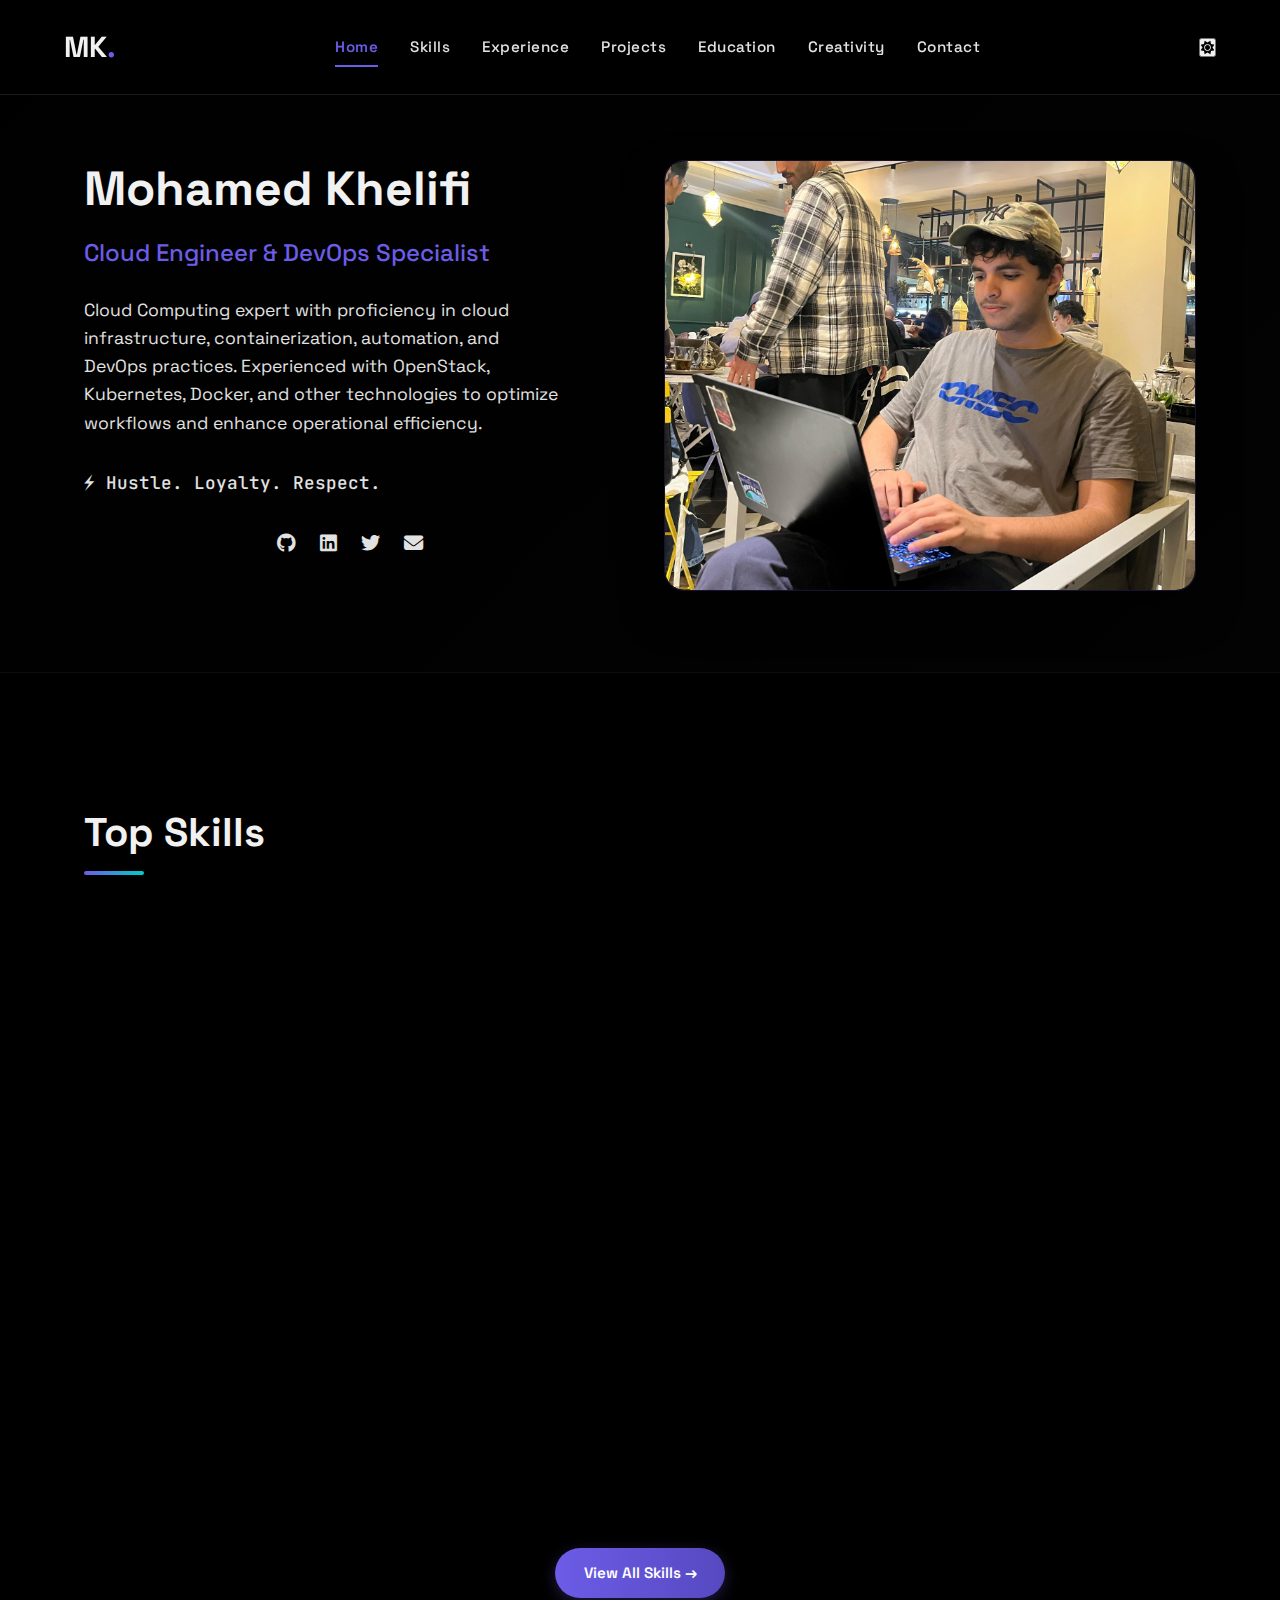
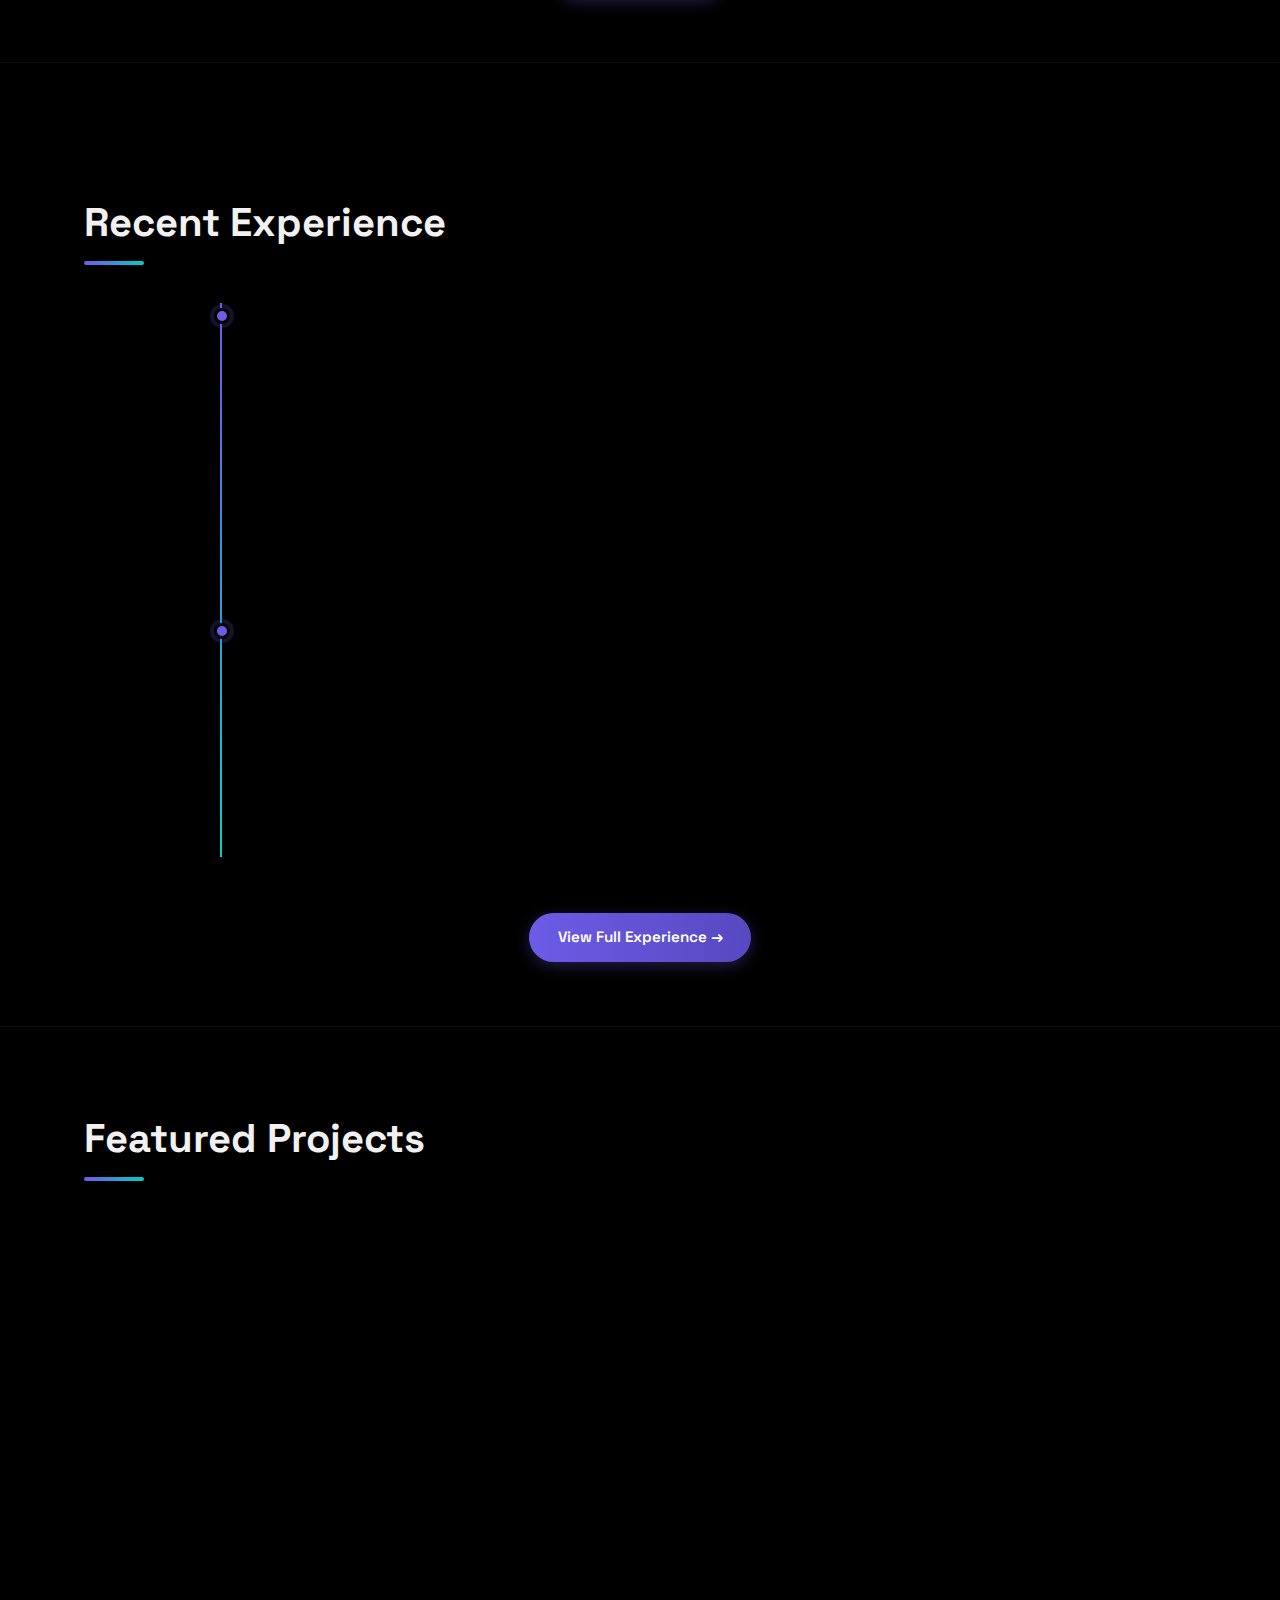
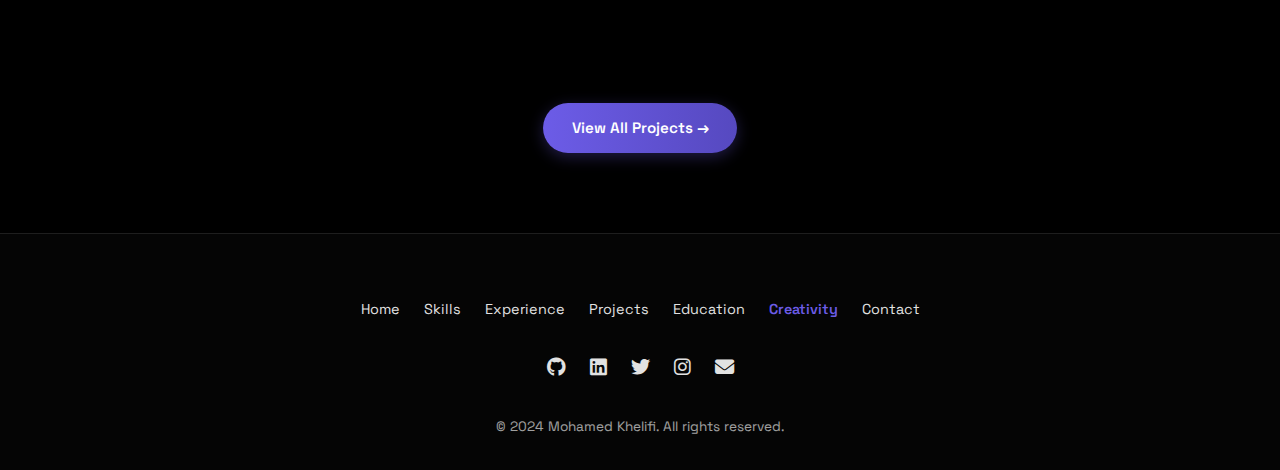
<file: index.html>
<!DOCTYPE html>
<html lang="en">
<head>
    <meta charset="UTF-8">
    <meta name="viewport" content="width=device-width, initial-scale=1.0">
    <title>Mohamed Khelifi | Cloud Engineer</title>
    <link rel="stylesheet" href="https://cdnjs.cloudflare.com/ajax/libs/font-awesome/6.4.0/css/all.min.css">
    <link href="https://fonts.googleapis.com/css2?family=Space+Grotesk:wght@300;400;500;600;700&family=JetBrains+Mono:wght@400;500;700&display=swap" rel="stylesheet">
   <link rel="stylesheet" href="assets/css/style.css">
</head>
<body>
    <!-- Header -->
    <header>
    <div class="container header-content">
        <a href="index.html" class="logo">MK<span>.</span></a>
        <button class="mobile-menu-toggle" aria-label="Toggle menu">
            <i class="fas fa-bars"></i>
        </button>
        <nav class="nav-links">
            <a href="index.html" class="active">Home</a>
            <a href="skills.html">Skills</a>
            <a href="experience.html">Experience</a>
            <a href="projects.html">Projects</a>
            <a href="education.html">Education</a>
            <a href="creative.html">Creativity</a>
            <a href="#contact">Contact</a>
        </nav>
    </div>
</header>

    <!-- Hero Section -->
    <section class="hero">
        <div class="container hero-content">
            <div class="hero-text">
                <h1>Mohamed Khelifi</h1>
                <h2>Cloud Engineer & DevOps Specialist</h2>
                <p>Cloud Computing expert with proficiency in cloud infrastructure, containerization, automation, and DevOps practices. Experienced with OpenStack, Kubernetes, Docker, and other technologies to optimize workflows and enhance operational efficiency.</p>
                <p class="tagline">⚡ Hustle. Loyalty. Respect.</p>
                <div class="social-links">
                    <a href="https://github.com/Hamoda73"><i class="fab fa-github"></i></a>
                    <a href="https://www.linkedin.com/in/khelifimohamed/"><i class="fab fa-linkedin"></i></a>
                    <a href="https://x.com/HamodiStuff"><i class="fab fa-twitter"></i></a>
                    <a href="md.khelifi@hotmail.com"><i class="fas fa-envelope"></i></a>
                </div>
            </div>
            <div class="hero-image">
                <img src="assets/images/moka.jpeg" alt="Mohamed Khelifi">
            </div>
        </div>
    </section>

    <!-- Skills Preview Section -->
    <section class="skills-section">
        <div class="container">
            <h2 class="section-title">Top Skills</h2>
            <div class="skills-grid">
                <div class="skill-card">
                    <div class="skill-icon">
                        <i class="fas fa-cloud"></i>
                    </div>
                    <h3>Cloud Infrastructure</h3>
                    <p>OpenStack, AWS, GCP, and private cloud deployment and management</p>
                </div>
                <div class="skill-card">
                    <div class="skill-icon">
                        <i class="fab fa-docker"></i>
                    </div>
                    <h3>Containerization</h3>
                    <p>Docker, Kubernetes, and container orchestration at scale</p>
                </div>
                <div class="skill-card">
                    <div class="skill-icon">
                        <i class="fas fa-robot"></i>
                    </div>
                    <h3>Automation</h3>
                    <p>CI/CD pipelines, Infrastructure as Code, and scripting</p>
                </div>
                <div class="skill-card">
                    <div class="skill-icon">
                        <i class="fab fa-linux"></i>
                    </div>
                    <h3>Linux Admin</h3>
                    <p>Red Hat, Ubuntu, and enterprise Linux system management</p>
                </div>
            </div>
            <div class="text-center" style="margin-top: 3rem;">
                <a href="skills.html" class="btn">View All Skills →</a>
            </div>
        </div>
    </section>

    <!-- Experience Preview Section -->
    <section class="experience-section">
        <div class="container">
            <h2 class="section-title">Recent Experience</h2>
            <div class="timeline">
                <div class="timeline-item">
                    <div class="timeline-dot"></div>
                    <div class="timeline-content">
                        <div class="timeline-date"><i class="far fa-calendar-alt"></i> Sep 2024 - Present</div>
                        <h3 class="timeline-company">Lemon Interactive</h3>
                        <h4 class="timeline-position">Founder & Developer</h4>
                        <p class="timeline-description">Building a sustainable online marketplace for users in Saudi Arabia to buy and sell quality pre-owned items with a focus on circular economy principles.</p>
                        <div class="timeline-skills">
                            <span class="skill-tag">Startup</span>
                            <span class="skill-tag">E-commerce</span>
                            <span class="skill-tag">Full-stack</span>
                        </div>
                    </div>
                </div>
                <div class="timeline-item">
                    <div class="timeline-dot"></div>
                    <div class="timeline-content">
                        <div class="timeline-date"><i class="far fa-calendar-alt"></i> Jun 2024 - Aug 2024</div>
                        <h3 class="timeline-company">Prestacode</h3>
                        <h4 class="timeline-position">Full-stack Developer</h4>
                        <p class="timeline-description">Developed a comprehensive billing system with Angular frontend and Spring Boot backend.</p>
                        <div class="timeline-skills">
                            <span class="skill-tag">Angular</span>
                            <span class="skill-tag">Spring Boot</span>
                            <span class="skill-tag">MySQL</span>
                        </div>
                    </div>
                </div>
            </div>
            <div class="text-center" style="margin-top: 3rem;">
                <a href="experience.html" class="btn">View Full Experience →</a>
            </div>
        </div>
    </section>

    <!-- Projects Preview Section -->
    <section class="projects-section">
        <div class="container">
            <h2 class="section-title">Featured Projects</h2>
            <div class="projects-grid">
                <div class="project-card">
                    <div class="project-image">
                        <img src="assets/images/openstack.jpg" alt="OpenStack Project">
                    </div>
                    <div class="project-content">
                        <h3 class="project-title">OpenStack Cloud Infrastructure</h3>
                        <div class="project-date"><i class="far fa-calendar-alt"></i> Oct 2024 - May 2025</div>
                        <p class="project-description">Production-grade private cloud solution with Kubernetes integration and monitoring stack.</p>
                        <div class="project-skills">
                            <span class="skill-tag">OpenStack</span>
                            <span class="skill-tag">Kubernetes</span>
                            <span class="skill-tag">Ansible</span>
                        </div>
                    </div>
                </div>
                <div class="project-card">
                    <div class="project-image">
                        <img src="assets/images/stack.png" alt="Billing System">
                    </div>
                    <div class="project-content">
                        <h3 class="project-title">Prestacode's Billing System</h3>
                        <div class="project-date"><i class="far fa-calendar-alt"></i> Jun 2024 - Aug 2024</div>
                        <p class="project-description">Comprehensive billing system with Angular frontend and Spring Boot backend.</p>
                        <div class="project-skills">
                            <span class="skill-tag">Angular</span>
                            <span class="skill-tag">Spring Boot</span>
                            <span class="skill-tag">MySQL</span>
                        </div>
                    </div>
                </div>
            </div>
            <div class="text-center" style="margin-top: 3rem;">
                <a href="projects.html" class="btn">View All Projects →</a>
            </div>
        </div>
    </section>

    <!-- Footer -->
    <footer id="contact">
        <div class="container">
            <div class="footer-links">
                <a href="index.html">Home</a>
                <a href="skills.html">Skills</a>
                <a href="experience.html">Experience</a>
                <a href="projects.html">Projects</a>
                <a href="education.html">Education</a>
                <a href="creative.html" class="active">Creativity</a>
                <a href="#contact">Contact</a>
            </div>
            <div class="social-links">
                <a href="#"><i class="fab fa-github"></i></a>
                <a href="#"><i class="fab fa-linkedin"></i></a>
                <a href="#"><i class="fab fa-twitter"></i></a>
                <a href="#"><i class="fab fa-instagram"></i></a>
                <a href="#"><i class="fas fa-envelope"></i></a>
            </div>
            <p class="copyright">© 2024 Mohamed Khelifi. All rights reserved.</p>
        </div>
    </footer>

    <script src="assets/js/main.js"></script>
</body>
</html>
</file>
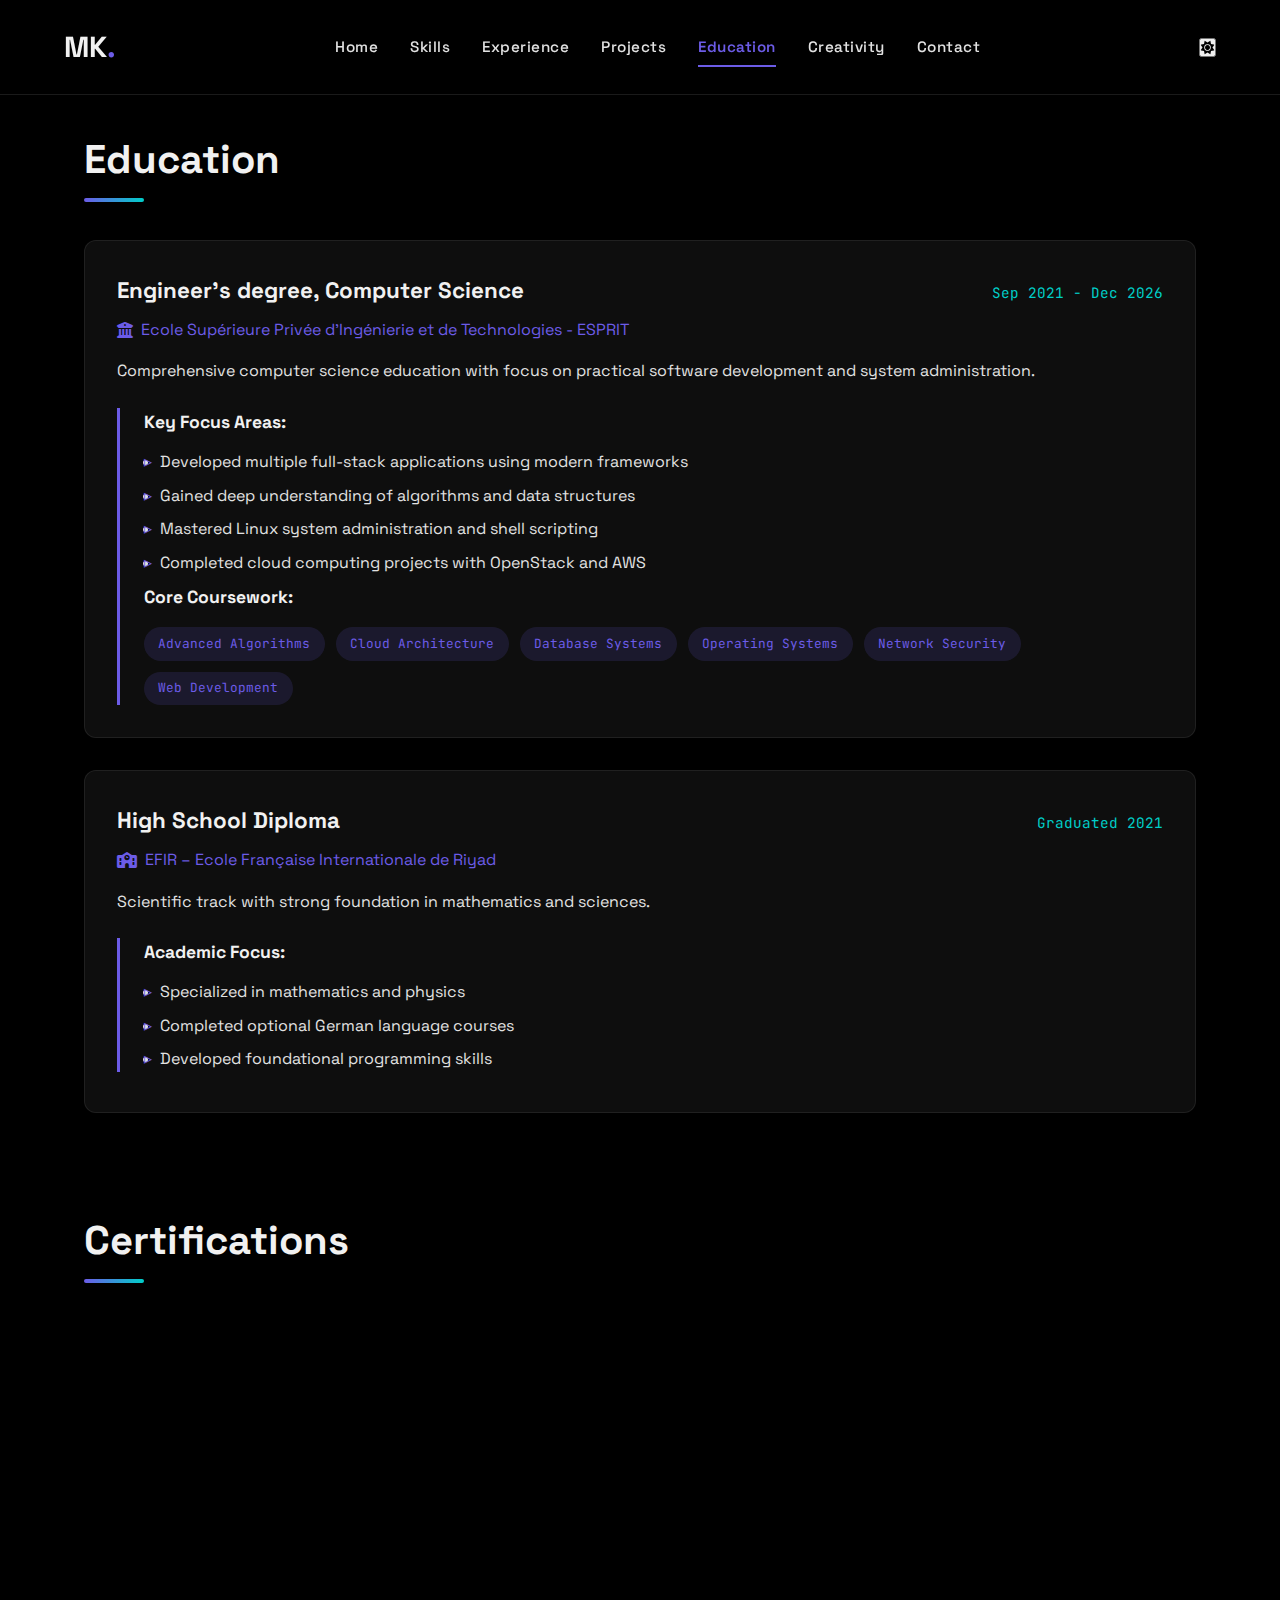
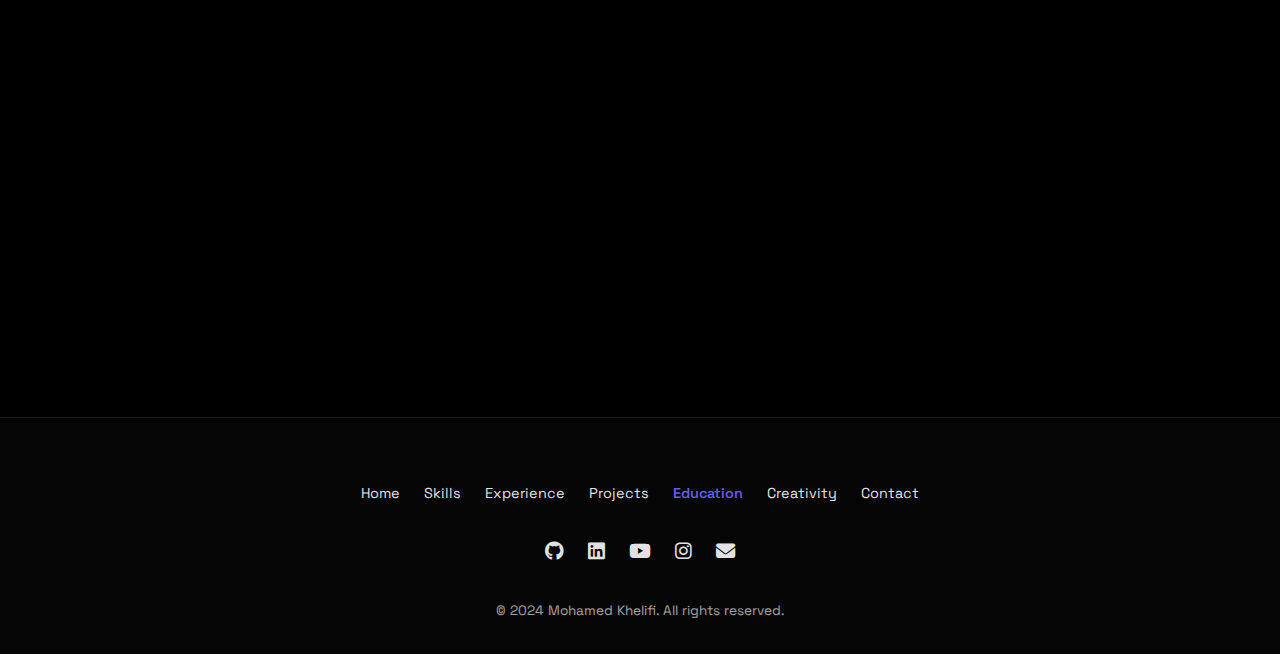
<file: education.html>
<!DOCTYPE html>
<html lang="en">
<head>
    <meta charset="UTF-8">
    <meta name="viewport" content="width=device-width, initial-scale=1.0">
    <title>Education | Mohamed Khelifi</title>
    <link rel="stylesheet" href="https://cdnjs.cloudflare.com/ajax/libs/font-awesome/6.4.0/css/all.min.css">
    <link href="https://fonts.googleapis.com/css2?family=Space+Grotesk:wght@300;400;500;600;700&family=JetBrains+Mono:wght@400;500;700&display=swap" rel="stylesheet">
    <link rel="stylesheet" href="assets/css/style.css">
</head>
<body>
    <!-- Header -->
   <header>
    <div class="container header-content">
        <a href="index.html" class="logo">MK<span>.</span></a>
        <button class="mobile-menu-toggle" aria-label="Toggle menu">
            <i class="fas fa-bars"></i>
        </button>
        <nav class="nav-links">
            <a href="index.html">Home</a>
            <a href="skills.html">Skills</a>
            <a href="experience.html">Experience</a>
            <a href="projects.html">Projects</a>
            <a href="education.html" class="active">Education</a>
            <a href="creative.html" >Creativity</a>
            <a href="#contact">Contact</a>
        </nav>
    </div>
</header>

    <!-- Education Main Section -->
    <section class="education-section">
        <div class="container">
            <h2 class="section-title">Education</h2>
            
            <div class="education-item">
                <div class="education-header">
                    <h3 class="education-title">Engineer's degree, Computer Science</h3>
                    <div class="education-date">Sep 2021 - Dec 2026</div>
                </div>
                <div class="education-institution">
                    <i class="fas fa-university"></i> Ecole Supérieure Privée d'Ingénierie et de Technologies - ESPRIT
                </div>
                <p class="education-description">
                    Comprehensive computer science education with focus on practical software development and system administration.
                </p>
                
                <div class="education-details">
                    <h4>Key Focus Areas:</h4>
                    <ul>
                        <li>Developed multiple full-stack applications using modern frameworks</li>
                        <li>Gained deep understanding of algorithms and data structures</li>
                        <li>Mastered Linux system administration and shell scripting</li>
                        <li>Completed cloud computing projects with OpenStack and AWS</li>
                    </ul>
                    
                    <h4>Core Coursework:</h4>
                    <div class="course-highlights">
                        <span class="course-tag">Advanced Algorithms</span>
                        <span class="course-tag">Cloud Architecture</span>
                        <span class="course-tag">Database Systems</span>
                        <span class="course-tag">Operating Systems</span>
                        <span class="course-tag">Network Security</span>
                        <span class="course-tag">Web Development</span>
                    </div>
                </div>
            </div>
            
            <div class="education-item">
                <div class="education-header">
                    <h3 class="education-title">High School Diploma</h3>
                    <div class="education-date">Graduated 2021</div>
                </div>
                <div class="education-institution">
                    <i class="fas fa-school"></i> EFIR – Ecole Française Internationale de Riyad
                </div>
                <p class="education-description">
                    Scientific track with strong foundation in mathematics and sciences.
                </p>
                
                <div class="education-details">
                    <h4>Academic Focus:</h4>
                    <ul>
                        <li>Specialized in mathematics and physics</li>
                        <li>Completed optional German language courses</li>
                        <li>Developed foundational programming skills</li>
                    </ul>
                </div>
            </div>
            
            <div class="certifications">
                <h2 class="section-title" style="margin-top: 4rem;">Certifications</h2>
                
                <div class="certification-item">
                    <div class="certification-header">
                        <h3 class="certification-title">Cisco Certified Network Associate (CCNA)</h3>
                        <div class="certification-date">Issued May 2024</div>
                    </div>
                    <div class="certification-issuer">
                        <i class="fas fa-certificate"></i> Cisco Networking Academy
                    </div>
                    <p class="certification-description">
                        Professional certification validating comprehensive networking knowledge.
                    </p>
                    
                    <div class="certification-details">
                        <h4>Skills Validated:</h4>
                        <ul>
                            <li>Network fundamentals and architecture</li>
                            <li>IP connectivity and services configuration</li>
                            <li>Security fundamentals implementation</li>
                            <li>Automation and programmability</li>
                        </ul>
                        <a href="https://www.credly.com/badges/34ad8c6f-d2e2-40c4-b6d7-3535dcd7b345/public_url" class="view-credentials" target="_blank">
                            <i class="fas fa-external-link-alt"></i> View Credentials
                        </a>
                    </div>
                </div>
                
                <div class="certification-item">
                    <div class="certification-header">
                        <h3 class="certification-title">Red Hat Certified Engineer (RHCE)</h3>
                        <div class="certification-date">Expected Dec 2024</div>
                    </div>
                    <div class="certification-issuer">
                        <i class="fab fa-redhat"></i> Red Hat
                    </div>
                    <p class="certification-description">
                        Advanced certification for enterprise Linux system administration.
                    </p>
                    
                    <div class="certification-details">
                        <h4>Current Preparation:</h4>
                        <ul>
                            <li>Mastering Ansible automation for configuration management</li>
                            <li>Building complex deployment playbooks</li>
                            <li>Implementing system roles and inventory management</li>
                        </ul>
                        <span class="certification-status">In Progress</span>
                    </div>
                </div>
                
                <div class="certification-item">
                    <div class="certification-header">
                        <h3 class="certification-title">Red Hat Certified System Administrator (RHCSA)</h3>
                        <div class="certification-date">Expected Sep 2024</div>
                    </div>
                    <div class="certification-issuer">
                        <i class="fab fa-redhat"></i> Red Hat
                    </div>
                    <p class="certification-description">
                        Foundational certification for Linux system administration.
                    </p>
                    
                    <div class="certification-details">
                        <h4>Preparation Status:</h4>
                        <ul>
                            <li>Completed EX200 curriculum with hands-on labs</li>
                            <li>Proficient in filesystem hierarchy and management</li>
                            <li>Mastered user/group permissions and security</li>
                        </ul>
                        <span class="certification-status">In Progress</span>
                    </div>
                </div>
            </div>
            
            <div class="languages" style="margin-top: 4rem;">
                <h2 class="section-title">Languages</h2>
                <div class="skills-grid" style="margin-top: 2rem;">
                    <div class="skill-card">
                        <div class="skill-icon">
                            <i class="fas fa-language"></i>
                        </div>
                        <h3>Arabic</h3>
                        <p>Native proficiency</p>
                        <div class="education-details">
                            <ul>
                                <li>Fluent in Modern Standard Arabic</li>
                                <li>Native Tunisian dialect speaker</li>
                            </ul>
                        </div>
                    </div>
                    <div class="skill-card">
                        <div class="skill-icon">
                            <i class="fas fa-language"></i>
                        </div>
                        <h3>English</h3>
                        <p>B2 Level (College Assessed)</p>
                        <div class="education-details">
                            <ul>
                                <li>Professional working proficiency</li>
                                <li>Technical documentation comprehension</li>
                                <li>Academic writing experience</li>
                            </ul>
                        </div>
                    </div>
                    <div class="skill-card">
                        <div class="skill-icon">
                            <i class="fas fa-language"></i>
                        </div>
                        <h3>French</h3>
                        <p>B2 Level</p>
                        <div class="education-details">
                            <ul>
                                <li>DELF B2 certification</li>
                                <li>Business correspondence</li>
                                <li>Technical translation</li>
                            </ul>
                        </div>
                    </div>
                    <div class="skill-card">
                        <div class="skill-icon">
                            <i class="fas fa-language"></i>
                        </div>
                        <h3>German</h3>
                        <p>Intermediate proficiency</p>
                        <div class="education-details">
                            <ul>
                                <li>Completed high school coursework</li>
                                <li>Basic conversation and reading skills</li>
                            </ul>
                        </div>
                    </div>
                </div>
            </div>
        </div>
    </section>

    <!-- Footer -->
    <footer id="contact">
        <div class="container">
            <div class="footer-links">
                <a href="index.html">Home</a>
                <a href="skills.html">Skills</a>
                <a href="experience.html">Experience</a>
                <a href="projects.html">Projects</a>
                <a href="education.html" class="active">Education</a>
                <a href="creative.html">Creativity</a>
                <a href="#contact">Contact</a>
            </div>
            <div class="social-links">
                <a href="#"><i class="fab fa-github"></i></a>
                <a href="#"><i class="fab fa-linkedin"></i></a>
                <a href="https://youtube.com/@Hamodeestuff"><i class="fab fa-youtube"></i></a>
                <a href="https://instagram.com/hamodasart"><i class="fab fa-instagram"></i></a>
                <a href="#"><i class="fas fa-envelope"></i></a>
            </div>
            <p class="copyright">© 2024 Mohamed Khelifi. All rights reserved.</p>
        </div>
    </footer>

    <script src="assets/js/main.js"></script>
</body>
</html>
</file>
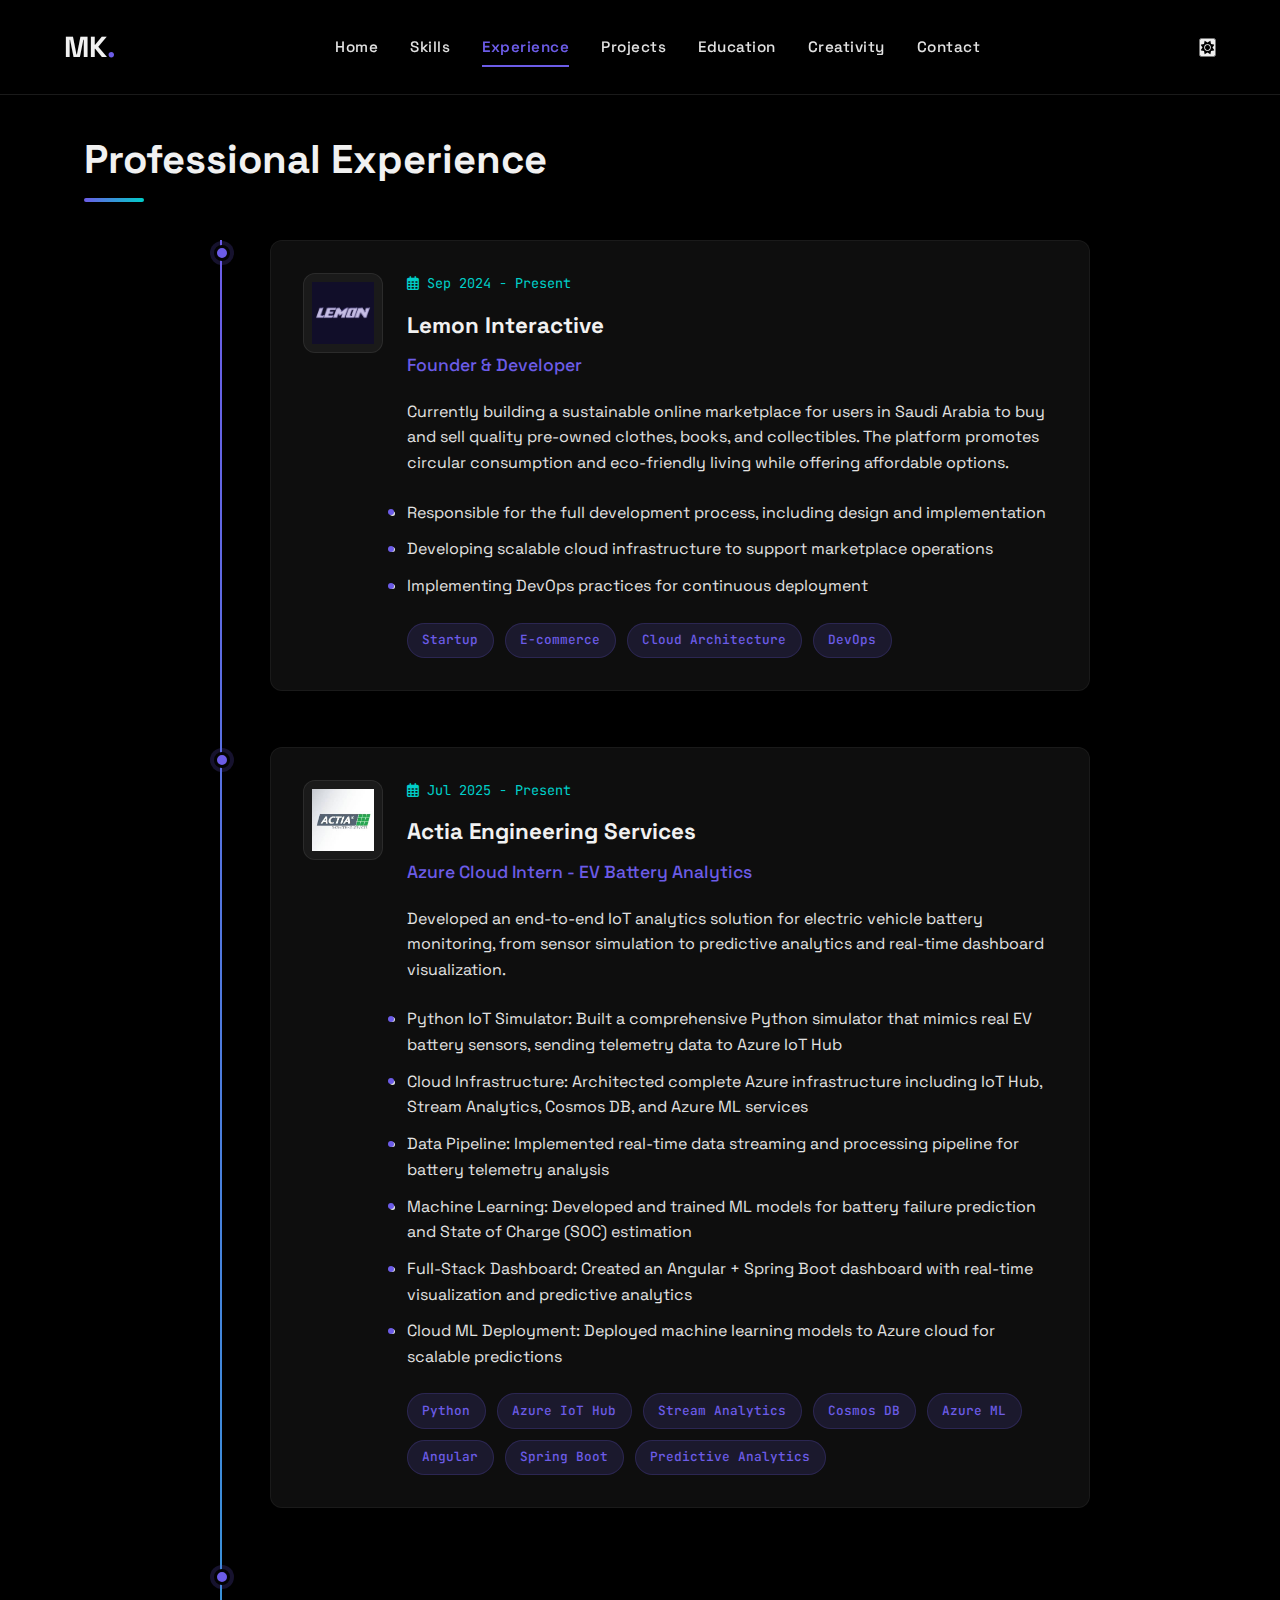
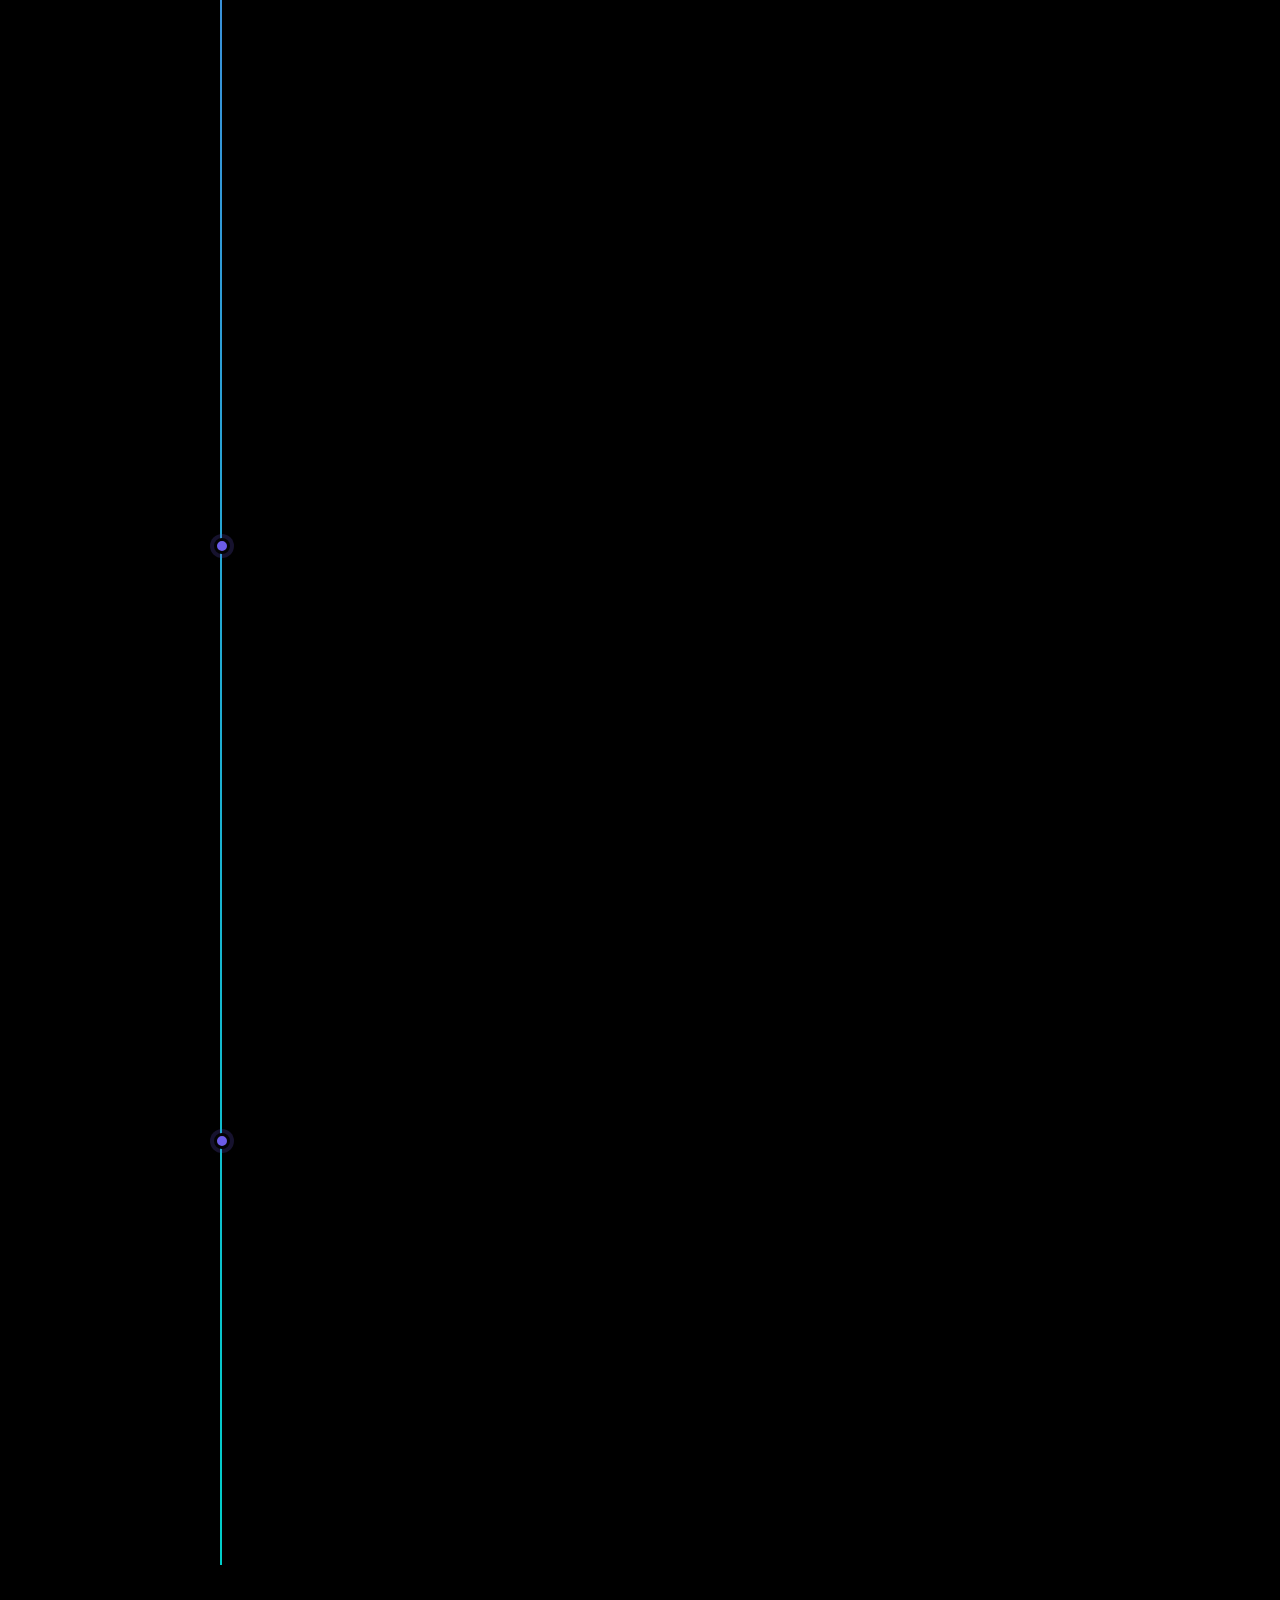
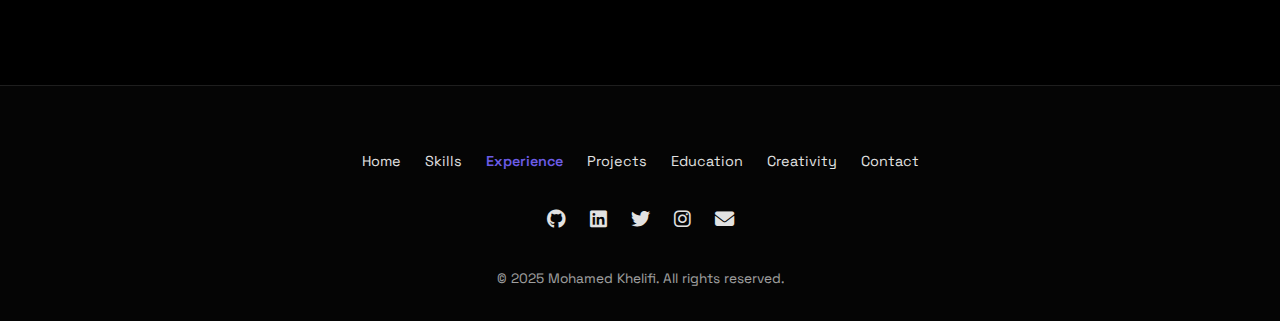
<file: experience.html>
<!DOCTYPE html>
<html lang="en">
<head>
    <meta charset="UTF-8">
    <meta name="viewport" content="width=device-width, initial-scale=1.0">
    <title>Experience | Mohamed Khelifi</title>
    <link rel="stylesheet" href="https://cdnjs.cloudflare.com/ajax/libs/font-awesome/6.4.0/css/all.min.css">
    <link href="https://fonts.googleapis.com/css2?family=Space+Grotesk:wght@300;400;500;600;700&family=JetBrains+Mono:wght@400;500;700&display=swap" rel="stylesheet">
   <link rel="stylesheet" href="assets/css/style.css">
</head>
<body>
    <!-- Header -->
    <header>
    <div class="container header-content">
        <a href="index.html" class="logo">MK<span>.</span></a>
        <button class="mobile-menu-toggle" aria-label="Toggle menu">
            <i class="fas fa-bars"></i>
        </button>
        <nav class="nav-links">
            <a href="index.html">Home</a>
            <a href="skills.html">Skills</a>
            <a href="experience.html" class="active">Experience</a>
            <a href="projects.html">Projects</a>
            <a href="education.html">Education</a>
            <a href="creative.html">Creativity</a>
            <a href="#contact">Contact</a>
        </nav>
    </div>
</header>

    <!-- Experience Main Section -->
    <section class="experience-section">
        <div class="container">
            <h2 class="section-title">Professional Experience</h2>
            <div class="timeline">
                <div class="timeline-item">
                    <div class="timeline-dot"></div>
                    <div class="timeline-content">
                        <div class="company-logo">
                            <img src="assets/images/lemon.jpg" alt="Lemon Interactive Logo">
                        </div>
                        <div class="timeline-details">
                            <div class="timeline-date"><i class="far fa-calendar-alt"></i> Sep 2024 - Present</div>
                            <h3 class="timeline-company">Lemon Interactive</h3>
                            <h4 class="timeline-position">Founder & Developer</h4>
                            <p class="timeline-description">Currently building a sustainable online marketplace for users in Saudi Arabia to buy and sell quality pre-owned clothes, books, and collectibles. The platform promotes circular consumption and eco-friendly living while offering affordable options.</p>
                            <ul class="timeline-description">
                                <li>Responsible for the full development process, including design and implementation</li>
                                <li>Developing scalable cloud infrastructure to support marketplace operations</li>
                                <li>Implementing DevOps practices for continuous deployment</li>
                            </ul>
                            <div class="timeline-skills">
                                <span class="skill-tag">Startup</span>
                                <span class="skill-tag">E-commerce</span>
                                <span class="skill-tag">Cloud Architecture</span>
                                <span class="skill-tag">DevOps</span>
                            </div>
                        </div>
                    </div>
                </div>
                
                <div class="timeline-item">
                    <div class="timeline-dot"></div>
                    <div class="timeline-content">
                        <div class="company-logo">
                            <img src="actia1.jpg" alt="Microsoft Azure Logo">
                        </div>
                        <div class="timeline-details">
                            <div class="timeline-date"><i class="far fa-calendar-alt"></i> Jul 2025 - Present</div>
                            <h3 class="timeline-company">Actia Engineering Services</h3>
                            <h4 class="timeline-position">Azure Cloud Intern - EV Battery Analytics</h4>
                            <p class="timeline-description">Developed an end-to-end IoT analytics solution for electric vehicle battery monitoring, from sensor simulation to predictive analytics and real-time dashboard visualization.</p>
                            <ul class="timeline-description">
                                <li>Python IoT Simulator: Built a comprehensive Python simulator that mimics real EV battery sensors, sending telemetry data to Azure IoT Hub</li>
                                <li>Cloud Infrastructure: Architected complete Azure infrastructure including IoT Hub, Stream Analytics, Cosmos DB, and Azure ML services</li>
                                <li>Data Pipeline: Implemented real-time data streaming and processing pipeline for battery telemetry analysis</li>
                                <li>Machine Learning: Developed and trained ML models for battery failure prediction and State of Charge (SOC) estimation</li>
                                <li>Full-Stack Dashboard: Created an Angular + Spring Boot dashboard with real-time visualization and predictive analytics</li>
                                <li>Cloud ML Deployment: Deployed machine learning models to Azure cloud for scalable predictions</li>
                            </ul>
                            <div class="timeline-skills">
                                <span class="skill-tag">Python</span>
                                <span class="skill-tag">Azure IoT Hub</span>
                                <span class="skill-tag">Stream Analytics</span>
                                <span class="skill-tag">Cosmos DB</span>
                                <span class="skill-tag">Azure ML</span>
                                <span class="skill-tag">Angular</span>
                                <span class="skill-tag">Spring Boot</span>
                                <span class="skill-tag">Predictive Analytics</span>
                            </div>
                        </div>
                    </div>
                </div>
                
                <div class="timeline-item">
                    <div class="timeline-dot"></div>
                    <div class="timeline-content">
                        <div class="company-logo">
                            <img src="assets/images/prestacode.png" alt="Prestacode Logo">
                        </div>
                        <div class="timeline-details">
                            <div class="timeline-date"><i class="far fa-calendar-alt"></i> Jun 2024 - Aug 2024</div>
                            <h3 class="timeline-company">Prestacode</h3>
                            <h4 class="timeline-position">Full-stack Developer</h4>
                            <p class="timeline-description">Developed a comprehensive billing system using Angular for the frontend and Spring Boot for the backend.</p>
                            <ul class="timeline-description">
                                <li>CRUD Functionality: Seamlessly managed invoices, clients, and payment methods</li>
                                <li>User-friendly Interface: Designed and implemented a responsive UI leveraging Bootstrap</li>
                                <li>Backend Integration: Built RESTful APIs with Spring Boot for efficient data management</li>
                                <li>Scalability & Performance: Optimized the system for future enhancements</li>
                            </ul>
                            <div class="timeline-skills">
                                <span class="skill-tag">Angular</span>
                                <span class="skill-tag">Spring Boot</span>
                                <span class="skill-tag">MySQL</span>
                                <span class="skill-tag">RESTful APIs</span>
                            </div>
                        </div>
                    </div>
                </div>
                <div class="timeline-item">
                    <div class="timeline-dot"></div>
                    <div class="timeline-content">
                        <div class="company-logo">
                            <img src="assets/images/freelancer-logo.png" alt="Freelance Logo">
                        </div>
                        <div class="timeline-details">
                            <div class="timeline-date"><i class="far fa-calendar-alt"></i> Jan 2024 - May 2024</div>
                            <h3 class="timeline-company">Freelance Project</h3>
                            <h4 class="timeline-position">Full-stack Developer</h4>
                            <p class="timeline-description">Developed a comprehensive Complaints Management System, improving issue resolution efficiency.</p>
                            <ul class="timeline-description">
                                <li>Automated Email Notifications: Implemented email module to notify users about complaint statuses</li>
                                <li>Comprehensive Statistics: Created services to generate detailed reports and analytics</li>
                                <li>Advanced Search: Designed dynamic search features for efficient complaint location</li>
                                <li>Security Enhancements: Implemented robust security measures</li>
                            </ul>
                            <div class="timeline-skills">
                                <span class="skill-tag">Symfony</span>
                                <span class="skill-tag">PHP</span>
                                <span class="skill-tag">JavaScript</span>
                                <span class="skill-tag">MySQL</span>
                            </div>
                        </div>
                    </div>
                </div>
                <div class="timeline-item">
                    <div class="timeline-dot"></div>
                    <div class="timeline-content">
                        <div class="company-logo">
                            <img src="assets/images/mytt.jpg" alt="Tunisie Telecom Logo">
                        </div>
                        <div class="timeline-details">
                            <div class="timeline-date"><i class="far fa-calendar-alt"></i> Jul 2022 - Sep 2022</div>
                            <h3 class="timeline-company">Tunisie Telecom</h3>
                            <h4 class="timeline-position">Network Engineering Intern</h4>
                            <p class="timeline-description">Gained hands-on experience in telecommunications network infrastructure.</p>
                            <ul class="timeline-description">
                                <li>Configured and maintained networking equipment</li>
                                <li>Assisted in designing and implementing telecommunications networks</li>
                                <li>Enhanced infrastructure reliability to support 50+ additional devices</li>
                                <li>Worked closely with senior engineers to troubleshoot network issues</li>
                            </ul>
                            <div class="timeline-skills">
                                <span class="skill-tag">Networking</span>
                                <span class="skill-tag">CCNA</span>
                                <span class="skill-tag">Routing</span>
                                <span class="skill-tag">Switching</span>
                            </div>
                        </div>
                    </div>
                </div>
            </div>
        </div>
    </section>

    <!-- Footer -->
    <footer id="contact">
        <div class="container">
            <div class="footer-links">
                <a href="index.html">Home</a>
                <a href="skills.html">Skills</a>
                <a href="experience.html" class="active">Experience</a>
                <a href="projects.html">Projects</a>
                <a href="education.html">Education</a>
                <a href="creative.html">Creativity</a>
                <a href="#contact">Contact</a>
            </div>
            <div class="social-links">
                <a href="#"><i class="fab fa-github"></i></a>
                <a href="#"><i class="fab fa-linkedin"></i></a>
                <a href="#"><i class="fab fa-twitter"></i></a>
                <a href="#"><i class="fab fa-instagram"></i></a>
                <a href="#"><i class="fas fa-envelope"></i></a>
            </div>
            <p class="copyright">© 2025 Mohamed Khelifi. All rights reserved.</p>
        </div>
    </footer>

   
    <script src="assets/js/main.js"></script>
</body>
</html>
</file>
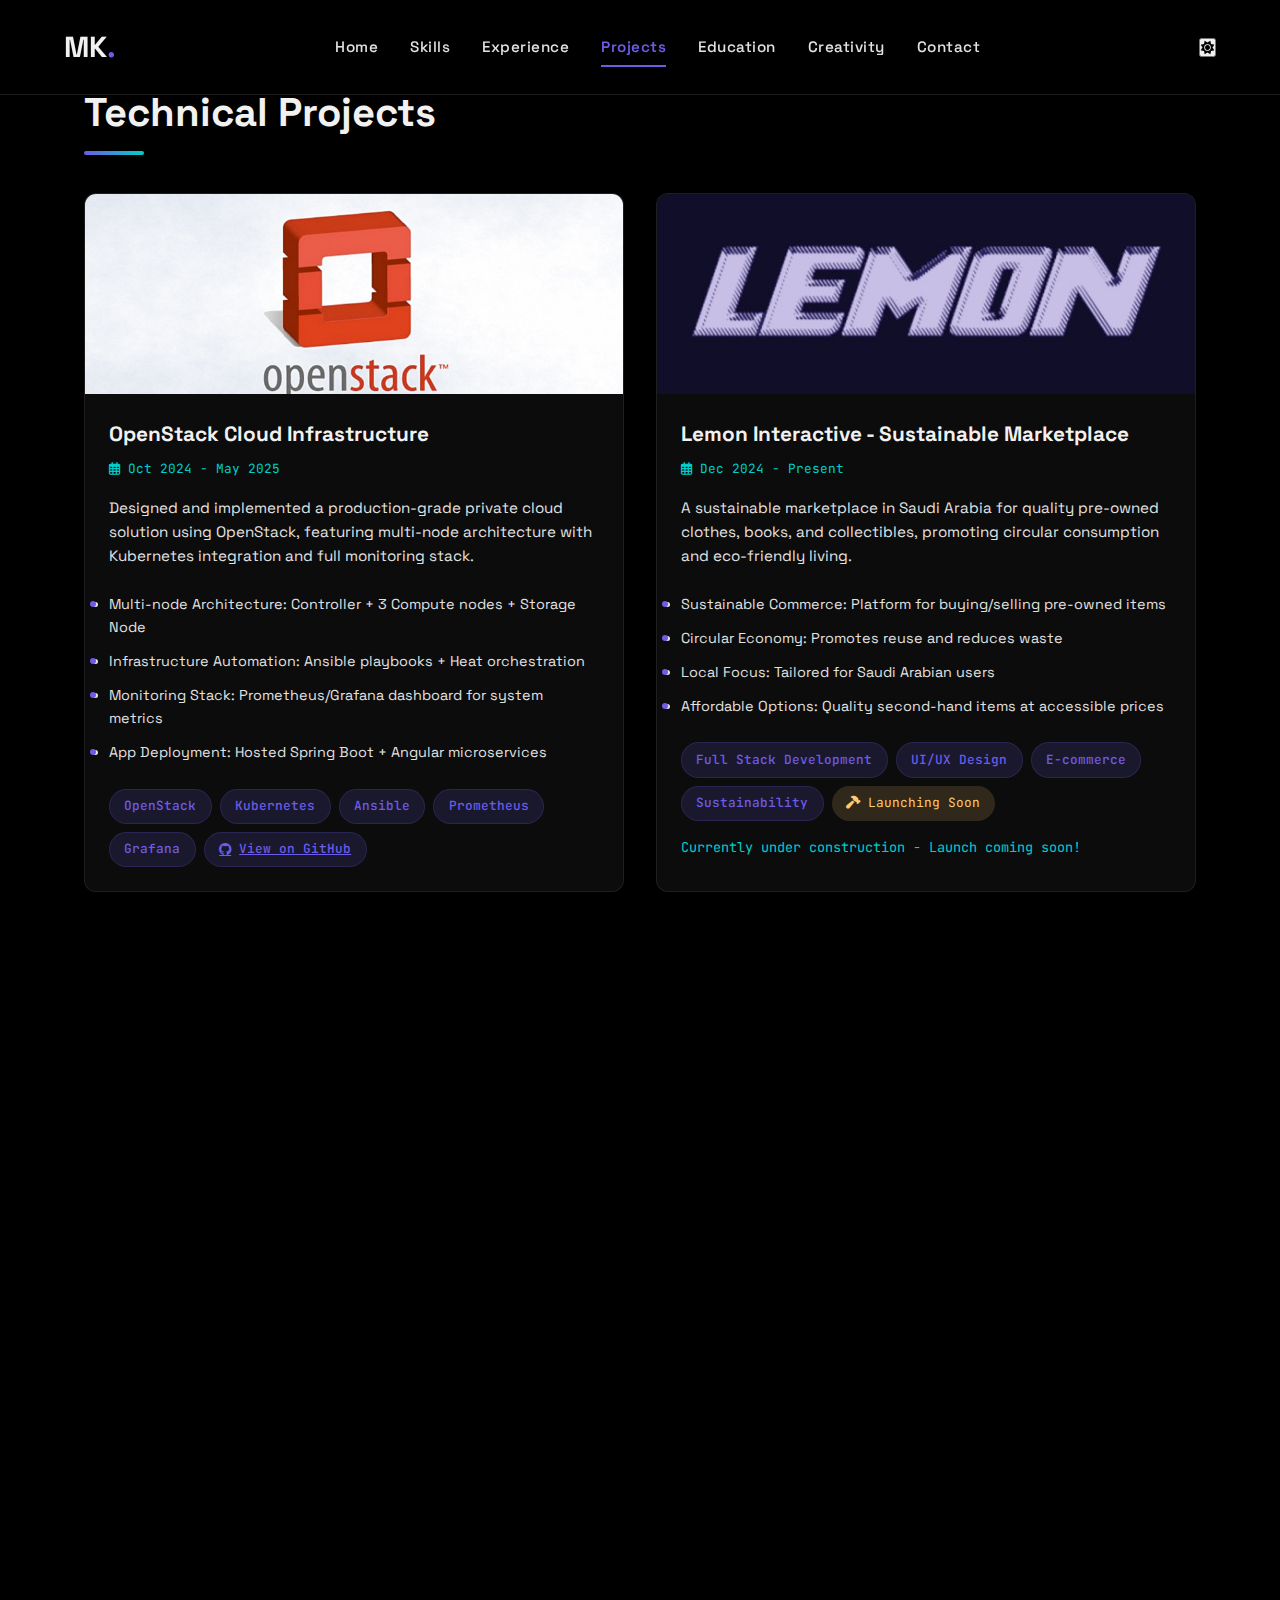
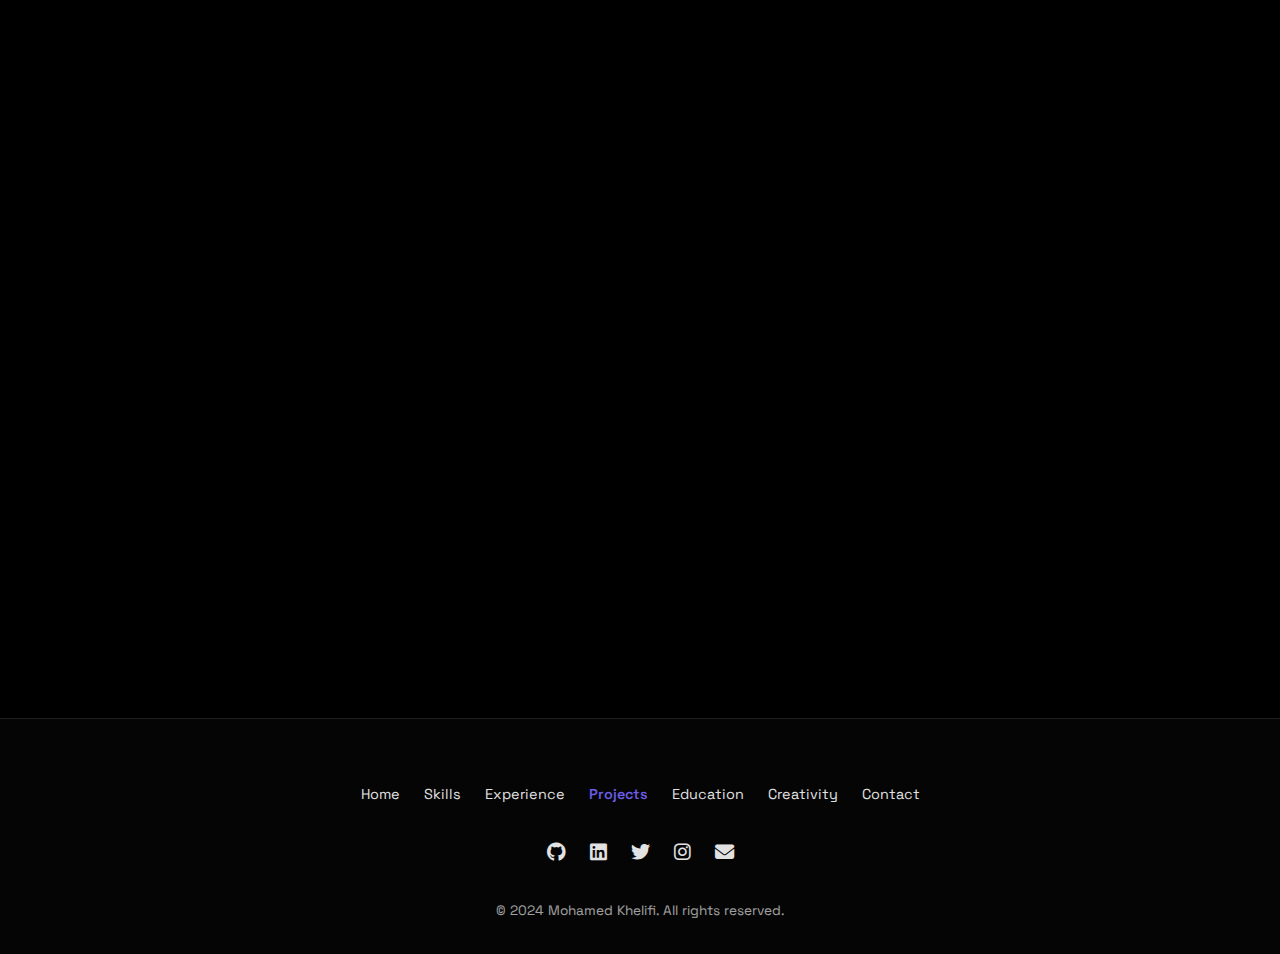
<file: projects.html>
<!DOCTYPE html>
<html lang="en">
<head>
    <meta charset="UTF-8">
    <meta name="viewport" content="width=device-width, initial-scale=1.0">
    <title>Projects | Mohamed Khelifi</title>
    <link rel="stylesheet" href="https://cdnjs.cloudflare.com/ajax/libs/font-awesome/6.4.0/css/all.min.css">
    <link href="https://fonts.googleapis.com/css2?family=Space+Grotesk:wght@300;400;500;600;700&family=JetBrains+Mono:wght@400;500;700&display=swap" rel="stylesheet">
  <link rel="stylesheet" href="assets/css/style.css">
</head>
<body>
    <!-- Header -->
    <header>
    <div class="container header-content">
        <a href="index.html" class="logo">MK<span>.</span></a>
        <button class="mobile-menu-toggle" aria-label="Toggle menu">
            <i class="fas fa-bars"></i>
        </button>
        <nav class="nav-links">
            <a href="index.html">Home</a>
            <a href="skills.html">Skills</a>
            <a href="experience.html">Experience</a>
            <a href="projects.html" class="active">Projects</a>
            <a href="education.html">Education</a>
            <a href="creative.html">Creativity</a>
            <a href="#contact">Contact</a>
        </nav>
    </div>
</header>

    <!-- Projects Main Section -->
    <section class="projects-section">
        <div class="container">
            <h2 class="section-title">Technical Projects</h2>
            <div class="projects-grid">
                <div class="project-card">
                    <div class="project-image">
                        <img src="assets/images/openstack.jpg" alt="OpenStack Project">
                    </div>
                    <div class="project-content">
                        <h3 class="project-title">OpenStack Cloud Infrastructure</h3>
                        <div class="project-date"><i class="far fa-calendar-alt"></i> Oct 2024 - May 2025</div>
                        <p class="project-description">Designed and implemented a production-grade private cloud solution using OpenStack, featuring multi-node architecture with Kubernetes integration and full monitoring stack.</p>
                        <ul class="project-description">
                            <li>Multi-node Architecture: Controller + 3 Compute nodes + Storage Node</li>
                            <li>Infrastructure Automation: Ansible playbooks + Heat orchestration</li>
                            <li>Monitoring Stack: Prometheus/Grafana dashboard for system metrics</li>
                            <li>App Deployment: Hosted Spring Boot + Angular microservices</li>
                        </ul>
                        <div class="project-skills">
                            <span class="skill-tag">OpenStack</span>
                            <span class="skill-tag">Kubernetes</span>
                            <span class="skill-tag">Ansible</span>
                            <span class="skill-tag">Prometheus</span>
                            <span class="skill-tag">Grafana</span>
                            <a href="https://www.linkedin.com/feed/update/urn:li:activity:7330013741582827521/" class="skill-tag github-tag" target="_blank">
                                <i class="fab fa-github"></i> View on GitHub
                            </a>
                        </div>
                    </div>
                </div>

                <div class="project-card">
                    <div class="project-image">
                        <img src="assets/images/lemon.jpg" alt="Lemon Interactive Marketplace">
                    </div>
                    <div class="project-content">
                        <h3 class="project-title">Lemon Interactive - Sustainable Marketplace</h3>
                        <div class="project-date"><i class="far fa-calendar-alt"></i> Dec 2024 - Present</div>
                        <p class="project-description">A sustainable marketplace in Saudi Arabia for quality pre-owned clothes, books, and collectibles, promoting circular consumption and eco-friendly living.</p>
                        <ul class="project-description">
                            <li>Sustainable Commerce: Platform for buying/selling pre-owned items</li>
                            <li>Circular Economy: Promotes reuse and reduces waste</li>
                            <li>Local Focus: Tailored for Saudi Arabian users</li>
                            <li>Affordable Options: Quality second-hand items at accessible prices</li>
                        </ul>
                        <div class="project-skills">
                            <span class="skill-tag">Full Stack Development</span>
                            <span class="skill-tag">UI/UX Design</span>
                            <span class="skill-tag">E-commerce</span>
                            <span class="skill-tag">Sustainability</span>
                            <div class="coming-soon-tag">
                                <i class="fas fa-hammer"></i> Launching Soon
                            </div>
                        </div>
                        <p class="project-note">
                            Currently under construction - Launch coming soon!
                        </p>
                    </div>
                </div>

                <div class="project-card">
                    <div class="project-image">
                        <img src="assets/images/stack.png" alt="Billing System">
                    </div>
                    <div class="project-content">
                        <h3 class="project-title">Prestacode's Billing System</h3>
                        <div class="project-date"><i class="far fa-calendar-alt"></i> Jun 2024 - Aug 2024</div>
                        <p class="project-description">Comprehensive billing system with Angular frontend and Spring Boot backend featuring full CRUD functionality and RESTful APIs.</p>
                        <ul class="project-description">
                            <li>CRUD Functionality: Managed invoices, clients, and payment methods</li>
                            <li>User-friendly Interface: Responsive UI with Bootstrap</li>
                            <li>Backend Integration: RESTful APIs with Spring Boot</li>
                            <li>Scalability: Optimized for future enhancements</li>
                        </ul>
                        <div class="project-skills">
                            <span class="skill-tag">Angular</span>
                            <span class="skill-tag">Spring Boot</span>
                            <span class="skill-tag">MySQL</span>
                            <span class="skill-tag">RESTful APIs</span>
                            <a href="https://github.com/Hamoda73/Prestacode-Billing-System" class="skill-tag github-tag" target="_blank">
                                <i class="fab fa-github"></i> View on GitHub
                            </a>
                        </div>
                    </div>
                </div>

                <div class="project-card">
                    <div class="project-image">
                        <img src="assets/images/symfony-security.jpg" alt="Complaints System">
                    </div>
                    <div class="project-content">
                        <h3 class="project-title">Complaints Management System</h3>
                        <div class="project-date"><i class="far fa-calendar-alt"></i> Jan 2024 - May 2024</div>
                        <p class="project-description">Developed a comprehensive Complaints Management System improving issue resolution efficiency with automated notifications and analytics.</p>
                        <ul class="project-description">
                            <li>Automated Email Notifications: Symfony-based email module</li>
                            <li>Comprehensive Statistics: Detailed reports and analytics</li>
                            <li>Advanced Search: Dynamic search features</li>
                            <li>Security: Robust protection measures</li>
                        </ul>
                        <div class="project-skills">
                            <span class="skill-tag">Symfony</span>
                            <span class="skill-tag">PHP</span>
                            <span class="skill-tag">JavaScript</span>
                            <span class="skill-tag">MySQL</span>
                            <a href="https://github.com/Hamoda73/Tasknest" class="skill-tag github-tag" target="_blank">
                                <i class="fab fa-github"></i> View on GitHub
                            </a>
                        </div>
                    </div>
                </div>

                <div class="project-card">
                    <div class="project-image">
                        <img src="assets/images/xblog-Javafx.png" alt="Java Complaints System">
                    </div>
                    <div class="project-content">
                        <h3 class="project-title">JavaFX Complaints System</h3>
                        <div class="project-date"><i class="far fa-calendar-alt"></i> Jan 2024 - May 2024</div>
                        <p class="project-description">Desktop application for complaints management with JavaFX featuring automated alerts and statistical tools.</p>
                        <ul class="project-description">
                            <li>Automated Email Alerts: JavaMail API integration</li>
                            <li>Statistical Tools: JavaFX charts for analytics</li>
                            <li>Enhanced Search: Advanced search functionalities</li>
                            <li>Intuitive UI: SceneBuilder designed interface</li>
                        </ul>
                        <div class="project-skills">
                            <span class="skill-tag">Java</span>
                            <span class="skill-tag">JavaFX</span>
                            <span class="skill-tag">SceneBuilder</span>
                            <span class="skill-tag">PL/SQL</span>
                            <a href="https://github.com/Hamoda73/Prestacode-Billing-System" class="skill-tag github-tag" target="_blank">
                                <i class="fab fa-github"></i> View on GitHub
                            </a>
                        </div>
                    </div>
                </div>
            </div>
        </div>
    </section>

    <!-- Footer -->
    <footer id="contact">
        <div class="container">
            <div class="footer-links">
                <a href="index.html">Home</a>
                <a href="skills.html">Skills</a>
                <a href="experience.html">Experience</a>
                <a href="projects.html" class="active">Projects</a>
                <a href="education.html">Education</a>
                <a href="creative.html">Creativity</a>
                <a href="#contact">Contact</a>
            </div>
            <div class="social-links">
                <a href="#"><i class="fab fa-github"></i></a>
                <a href="#"><i class="fab fa-linkedin"></i></a>
                <a href="#"><i class="fab fa-twitter"></i></a>
                <a href="#"><i class="fab fa-instagram"></i></a>
                <a href="#"><i class="fas fa-envelope"></i></a>
            </div>
            <p class="copyright">© 2024 Mohamed Khelifi. All rights reserved.</p>
        </div>
    </footer>

    <script src="assets/js/main.js"></script>
</body>
</html>
</file>
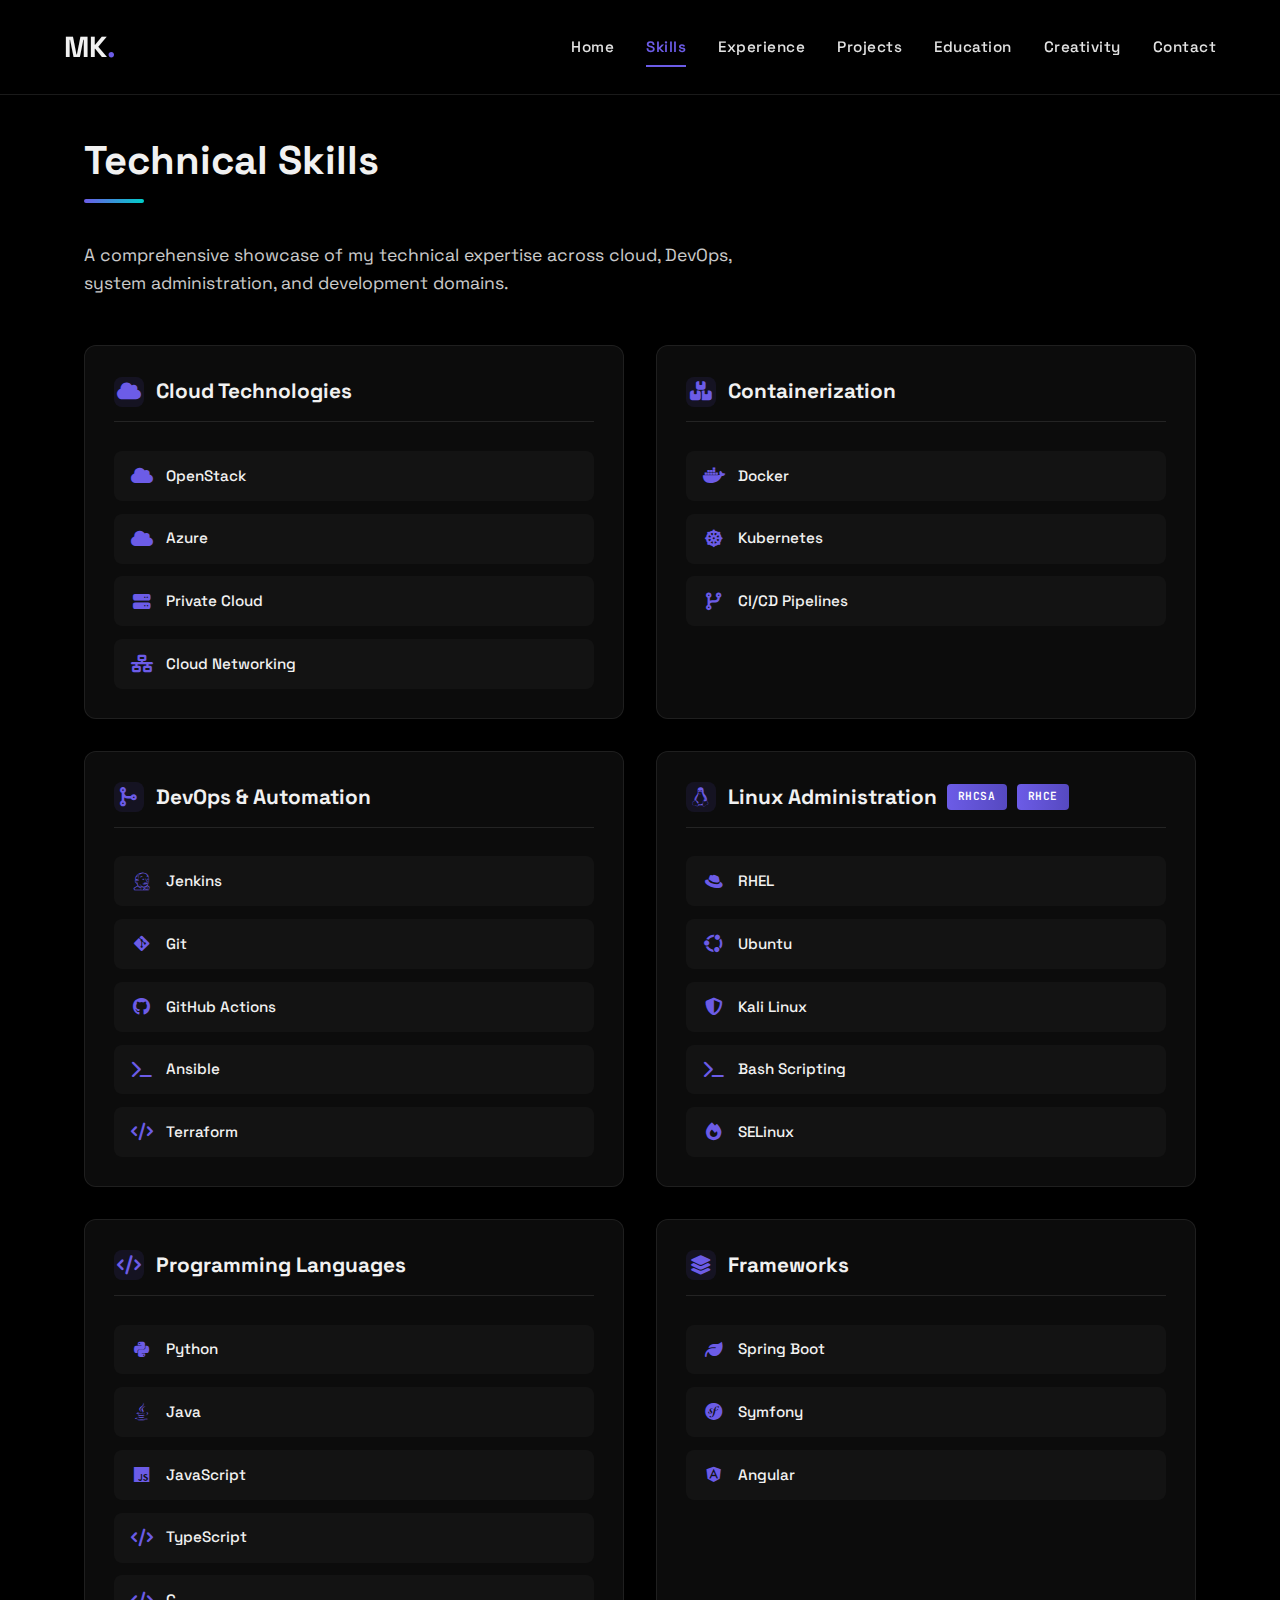
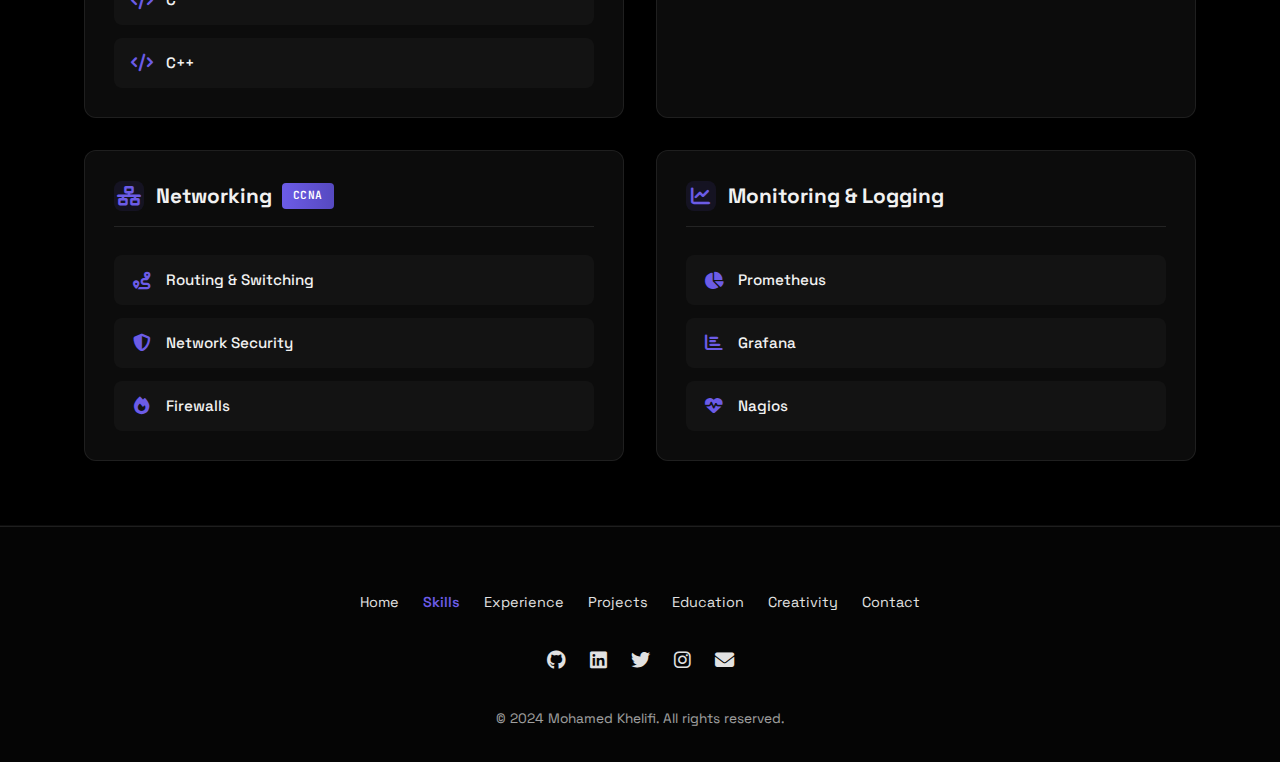
<file: skills.html>
<!DOCTYPE html>
<html lang="en">

<head>
    <meta charset="UTF-8">
    <meta name="viewport" content="width=device-width, initial-scale=1.0">
    <title>Skills | Mohamed Khelifi</title>
    <link rel="stylesheet" href="https://cdnjs.cloudflare.com/ajax/libs/font-awesome/6.4.0/css/all.min.css">
    <link
        href="https://fonts.googleapis.com/css2?family=Space+Grotesk:wght@300;400;500;600;700&family=JetBrains+Mono:wght@400;500;700&display=swap"
        rel="stylesheet">
    <link rel="stylesheet" href="assets/css/style.css">
</head>

<body>
    <!-- Header -->
    <header>
        <div class="container header-content">
            <a href="index.html" class="logo">MK<span>.</span></a>
            <button class="mobile-menu-toggle" aria-label="Toggle menu">
                <i class="fas fa-bars"></i>
            </button>
            <nav class="nav-links">
                <a href="index.html">Home</a>
                <a href="skills.html" class="active">Skills</a>
                <a href="experience.html">Experience</a>
                <a href="projects.html">Projects</a>
                <a href="education.html">Education</a>
                <a href="creative.html">Creativity</a>
                <a href="#contact">Contact</a>
            </nav>
        </div>
    </header>

    <!-- Skills Main Section -->
    <section class="skills-section">
        <div class="container">
            <h2 class="section-title">Technical Skills</h2>
            <p class="section-subtitle">A comprehensive showcase of my technical expertise across cloud, DevOps, system
                administration, and development domains.</p>

            <div class="skills-grid">
                <!-- Cloud Technologies -->
                <div class="skill-category">
                    <h3><i class="fas fa-cloud"></i> Cloud Technologies</h3>
                    <div class="skill-items">
                        <div class="skill-item">
                            <div class="skill-item-content">
                                <i class="fas fa-cloud"></i>
                                <span class="skill-name">OpenStack</span>
                            </div>
                        </div>
                        <div class="skill-item">
                            <div class="skill-item-content">
                                <i class="fas fa-cloud"></i>
                                <span class="skill-name">Azure</span>
                            </div>
                        </div>

                        <div class="skill-item">
                            <div class="skill-item-content">
                                <i class="fas fa-server"></i>
                                <span class="skill-name">Private Cloud</span>
                            </div>
                        </div>
                        <div class="skill-item">
                            <div class="skill-item-content">
                                <i class="fas fa-network-wired"></i>
                                <span class="skill-name">Cloud Networking</span>
                            </div>
                        </div>
                    </div>
                </div>

                <!-- Containerization -->
                <div class="skill-category">
                    <h3><i class="fas fa-boxes"></i> Containerization</h3>
                    <div class="skill-items">
                        <div class="skill-item">
                            <div class="skill-item-content">
                                <i class="fab fa-docker"></i>
                                <span class="skill-name">Docker</span>
                            </div>
                        </div>
                        <div class="skill-item">
                            <div class="skill-item-content">
                                <i class="fas fa-dharmachakra"></i>
                                <span class="skill-name">Kubernetes</span>
                            </div>
                        </div>


                        <div class="skill-item">
                            <div class="skill-item-content">
                                <i class="fas fa-code-branch"></i>
                                <span class="skill-name">CI/CD Pipelines</span>
                            </div>
                        </div>
                    </div>
                </div>

                <!-- DevOps -->
                <div class="skill-category">
                    <h3><i class="fas fa-code-merge"></i> DevOps & Automation</h3>
                    <div class="skill-items">
                        <div class="skill-item">
                            <div class="skill-item-content">
                                <i class="fab fa-jenkins"></i>
                                <span class="skill-name">Jenkins</span>
                            </div>
                        </div>
                        <div class="skill-item">
                            <div class="skill-item-content">
                                <i class="fab fa-git-alt"></i>
                                <span class="skill-name">Git</span>
                            </div>
                        </div>
                        <div class="skill-item">
                            <div class="skill-item-content">
                                <i class="fab fa-github"></i>
                                <span class="skill-name">GitHub Actions</span>
                            </div>
                        </div>
                        <div class="skill-item">
                            <div class="skill-item-content">
                                <i class="fas fa-terminal"></i>
                                <span class="skill-name">Ansible</span>
                            </div>
                        </div>
                        <div class="skill-item">
                            <div class="skill-item-content">
                                <i class="fas fa-code"></i>
                                <span class="skill-name">Terraform</span>
                            </div>
                        </div>
                    </div>
                </div>

                <!-- Linux & System Admin -->
                <div class="skill-category">
                    <h3><i class="fab fa-linux"></i> Linux Administration <span class="certification-badge">RHCSA</span>
                        <span class="certification-badge">RHCE</span></h3>
                    <div class="skill-items">
                        <div class="skill-item">
                            <div class="skill-item-content">
                                <i class="fab fa-redhat"></i>
                                <span class="skill-name">RHEL</span>
                            </div>
                        </div>
                        <div class="skill-item">
                            <div class="skill-item-content">
                                <i class="fab fa-ubuntu"></i>
                                <span class="skill-name">Ubuntu</span>
                            </div>
                        </div>
                        <div class="skill-item">
                            <div class="skill-item-content">
                                <i class="fas fa-shield-alt"></i>
                                <span class="skill-name">Kali Linux</span>
                            </div>
                        </div>
                        <div class="skill-item">
                            <div class="skill-item-content">
                                <i class="fas fa-terminal"></i>
                                <span class="skill-name">Bash Scripting</span>
                            </div>
                        </div>
                        <div class="skill-item">
                            <div class="skill-item-content">
                                <i class="fas fa-fire"></i>
                                <span class="skill-name">SELinux</span>
                            </div>
                        </div>
                    </div>
                </div>

                <!-- Programming -->
                <div class="skill-category">
                    <h3><i class="fas fa-code"></i> Programming Languages</h3>
                    <div class="skill-items">
                        <div class="skill-item">
                            <div class="skill-item-content">
                                <i class="fab fa-python"></i>
                                <span class="skill-name">Python</span>
                            </div>
                        </div>
                        <div class="skill-item">
                            <div class="skill-item-content">
                                <i class="fab fa-java"></i>
                                <span class="skill-name">Java</span>
                            </div>
                        </div>
                        <div class="skill-item">
                            <div class="skill-item-content">
                                <i class="fab fa-js"></i>
                                <span class="skill-name">JavaScript</span>
                            </div>
                        </div>
                        <div class="skill-item">
                            <div class="skill-item-content">
                                <i class="fas fa-code"></i>
                                <span class="skill-name">TypeScript</span>
                            </div>
                        </div>
                        <div class="skill-item">
                            <div class="skill-item-content">
                                <i class="fas fa-code"></i>
                                <span class="skill-name">C</span>
                            </div>
                        </div>
                        <div class="skill-item">
                            <div class="skill-item-content">
                                <i class="fas fa-code"></i>
                                <span class="skill-name">C++</span>
                            </div>
                        </div>
                    </div>
                </div>

                <!-- Frameworks -->
                <div class="skill-category">
                    <h3><i class="fas fa-layer-group"></i> Frameworks</h3>
                    <div class="skill-items">
                        <div class="skill-item">
                            <div class="skill-item-content">
                                <i class="fas fa-leaf"></i>
                                <span class="skill-name">Spring Boot</span>
                            </div>
                        </div>
                        <div class="skill-item">
                            <div class="skill-item-content">
                                <i class="fab fa-symfony"></i>
                                <span class="skill-name">Symfony</span>
                            </div>
                        </div>
                        <div class="skill-item">
                            <div class="skill-item-content">
                                <i class="fab fa-angular"></i>
                                <span class="skill-name">Angular</span>
                            </div>
                        </div>

                    </div>
                </div>

                <!-- Networking -->
                <div class="skill-category">
                    <h3><i class="fas fa-network-wired"></i> Networking <span class="certification-badge">CCNA</span>
                    </h3>
                    <div class="skill-items">
                        <div class="skill-item">
                            <div class="skill-item-content">
                                <i class="fas fa-route"></i>
                                <span class="skill-name">Routing & Switching</span>
                            </div>
                        </div>
                        <div class="skill-item">
                            <div class="skill-item-content">
                                <i class="fas fa-shield-alt"></i>
                                <span class="skill-name">Network Security</span>
                            </div>
                        </div>

                        <div class="skill-item">
                            <div class="skill-item-content">
                                <i class="fas fa-fire"></i>
                                <span class="skill-name">Firewalls</span>
                            </div>
                        </div>
                    </div>
                </div>

                <!-- Monitoring -->
                <div class="skill-category">
                    <h3><i class="fas fa-chart-line"></i> Monitoring & Logging</h3>
                    <div class="skill-items">
                        <div class="skill-item">
                            <div class="skill-item-content">
                                <i class="fas fa-chart-pie"></i>
                                <span class="skill-name">Prometheus</span>
                            </div>
                        </div>
                        <div class="skill-item">
                            <div class="skill-item-content">
                                <i class="fas fa-chart-bar"></i>
                                <span class="skill-name">Grafana</span>
                            </div>
                        </div>

                        <div class="skill-item">
                            <div class="skill-item-content">
                                <i class="fas fa-heartbeat"></i>
                                <span class="skill-name">Nagios</span>
                            </div>
                        </div>
                    </div>
                </div>
            </div>
        </div>
    </section>

    <!-- Footer -->
    <footer id="contact">
        <div class="container">
            <div class="footer-links">
                <a href="index.html">Home</a>
                <a href="skills.html" class="active">Skills</a>
                <a href="experience.html">Experience</a>
                <a href="projects.html">Projects</a>
                <a href="education.html">Education</a>
                <a href="creative.html">Creativity</a>
                <a href="#contact">Contact</a>
            </div>
            <div class="social-links">
                <a href="#"><i class="fab fa-github"></i></a>
                <a href="#"><i class="fab fa-linkedin"></i></a>
                <a href="#"><i class="fab fa-twitter"></i></a>
                <a href="#"><i class="fab fa-instagram"></i></a>
                <a href="#"><i class="fas fa-envelope"></i></a>
            </div>
            <p class="copyright">© 2024 Mohamed Khelifi. All rights reserved.</p>
        </div>
    </footer>




</body>

</html>
</file>
<file: assets/css/style.css>
:root {
            --primary: #6c5ce7;
            --primary-dark: #5649c0;
            --secondary: #00cec9;
            --dark: #050505;       /* Pure black */
            --darker: #030303;     /* Slightly darker */
            --darkest: #000000;    /* Absolute black */
            --light: #e2e2e2;
            --lighter: #f1f1f1;
        }
        
        * {
            margin: 0;
            padding: 0;
            box-sizing: border-box;
        }
        
        body {
            font-family: 'Space Grotesk', sans-serif;
            background-color: var(--darkest);
            color: var(--lighter);
            line-height: 1.6;
        }
        
        .container {
            width: 90%;
            max-width: 1200px;
            margin: 0 auto;
            padding: 0 20px;
        }
        
        /* Header */
        header {
            background-color: rgba(0, 0, 0, 0.9);
            backdrop-filter: blur(10px);
            position: fixed;
            width: 100%;
            top: 0;
            z-index: 1000;
            border-bottom: 1px solid rgba(255, 255, 255, 0.1);
        }
        
        .header-content {
            display: flex;
            justify-content: space-between;
            align-items: center;
            padding: 1.5rem 0;
        }
        
        .logo {
            font-size: 1.8rem;
            font-weight: 700;
            color: var(--lighter);
            text-decoration: none;
        }
        
        .logo span {
            color: var(--primary);
        }
        
        .nav-links {
            display: flex;
            gap: 2rem;
        }
        
        .nav-links a {
            color: var(--light);
            text-decoration: none;
            font-weight: 500;
            font-size: 0.95rem;
            letter-spacing: 0.5px;
            transition: all 0.3s ease;
            position: relative;
        }
        
        .nav-links a:hover {
            color: var(--primary);
        }
        
        .nav-links a.active {
            color: var(--primary);
            font-weight: 600;
        }
        
        .nav-links a.active:after {
            content: '';
            position: absolute;
            bottom: -8px;
            left: 0;
            width: 100%;
            height: 2px;
            background-color: var(--primary);
        }
        
        /* Education Section */
        .education-section {
            padding: 8rem 0 4rem;
        }
        
        .section-title {
            font-size: 2.5rem;
            margin-bottom: 3rem;
            color: var(--lighter);
            position: relative;
            display: inline-block;
        }
        
        .section-title:after {
            content: '';
            position: absolute;
            bottom: -10px;
            left: 0;
            width: 60px;
            height: 4px;
            background: linear-gradient(90deg, var(--primary), var(--secondary));
            border-radius: 2px;
        }
        
        .education-item, .certification-item {
            background: rgba(15, 15, 15, 0.9);
            border-radius: 12px;
            padding: 2rem;
            margin-bottom: 2rem;
            border: 1px solid rgba(255, 255, 255, 0.08);
            transition: all 0.3s ease;
        }
        
        .education-item:hover, .certification-item:hover {
            transform: translateY(-5px);
            box-shadow: 0 10px 30px rgba(108, 92, 231, 0.1);
            border-color: rgba(108, 92, 231, 0.2);
        }
        
        .education-header, .certification-header {
            display: flex;
            justify-content: space-between;
            align-items: baseline;
            margin-bottom: 0.5rem;
        }
        
        .education-title, .certification-title {
            font-size: 1.4rem;
            color: var(--lighter);
        }
        
        .education-date, .certification-date {
            color: var(--secondary);
            font-family: 'JetBrains Mono', monospace;
            font-size: 0.9rem;
        }
        
        .education-institution, .certification-issuer {
            color: var(--primary);
            margin-bottom: 1rem;
            display: flex;
            align-items: center;
            gap: 0.5rem;
        }
        
        .education-description, .certification-description {
            color: var(--light);
            margin-bottom: 1.5rem;
        }
        
        .education-details, .certification-details {
            margin-top: 1.5rem;
            padding-left: 1.5rem;
            border-left: 3px solid var(--primary);
        }
        
        .education-details h4, .certification-details h4 {
            font-size: 1.1rem;
            margin-bottom: 0.8rem;
            color: var(--lighter);
        }
        
        .education-details ul, .certification-details ul {
            margin-top: 0.5rem;
            padding-left: 1rem;
        }
        
        .education-details li, .certification-details li {
            margin-bottom: 0.5rem;
            position: relative;
            color: var(--light);
        }
        
        .education-details li::before, .certification-details li::before {
            content: "▹";
            position: absolute;
            left: -1rem;
            color: var(--primary);
        }
        
        .course-highlights {
            display: flex;
            flex-wrap: wrap;
            gap: 0.7rem;
            margin-top: 1rem;
        }
        
        .course-tag {
            background: rgba(108, 92, 231, 0.15);
            color: var(--primary);
            padding: 0.4rem 0.9rem;
            border-radius: 20px;
            font-size: 0.8rem;
            font-family: 'JetBrains Mono', monospace;
            transition: all 0.2s ease;
        }
        
        .course-tag:hover {
            background: rgba(108, 92, 231, 0.3);
            transform: translateY(-2px);
        }
        
        .certification-status {
            display: inline-block;
            margin-top: 1rem;
            padding: 0.3rem 0.8rem;
            background: rgba(253, 203, 110, 0.15);
            color: var(--warning);
            border-radius: 20px;
            font-size: 0.8rem;
            font-family: 'JetBrains Mono', monospace;
        }
        
        .view-credentials {
            display: inline-flex;
            align-items: center;
            gap: 0.5rem;
            margin-top: 1rem;
            padding: 0.5rem 1rem;
            background: rgba(108, 92, 231, 0.15);
            color: var(--primary);
            border-radius: 4px;
            text-decoration: none;
            font-weight: 500;
            transition: all 0.3s ease;
        }
        
        .view-credentials:hover {
            background: rgba(108, 92, 231, 0.3);
            text-decoration: none;
            transform: translateX(5px);
        }
        
        /* Languages Section */
        .skills-grid {
            display: grid;
            grid-template-columns: repeat(auto-fill, minmax(250px, 1fr));
            gap: 2rem;
            margin-top: 2rem;
        }
        
        .skill-card {
            background: rgba(15, 15, 15, 0.9);
            border-radius: 12px;
            padding: 1.8rem;
            border: 1px solid rgba(255, 255, 255, 0.08);
            transition: all 0.3s ease;
            text-align: center;
        }
        
        .skill-card:hover {
            transform: translateY(-5px);
            box-shadow: 0 10px 30px rgba(108, 92, 231, 0.1);
            border-color: rgba(108, 92, 231, 0.2);
        }
        
        .skill-icon {
            width: 60px;
            height: 60px;
            background: rgba(108, 92, 231, 0.1);
            border-radius: 50%;
            display: flex;
            align-items: center;
            justify-content: center;
            margin: 0 auto 1.5rem;
            font-size: 1.5rem;
            color: var(--primary);
        }
        
        .skill-card h3 {
            font-size: 1.2rem;
            margin-bottom: 0.5rem;
            color: var(--lighter);
        }
        
        .skill-card p {
            color: var(--light);
            margin-bottom: 1rem;
            font-size: 0.9rem;
        }
        
        /* Footer */
        footer {
            background-color: var(--dark);
            padding: 4rem 0 2rem;
            border-top: 1px solid rgba(255, 255, 255, 0.1);
        }
        
        .footer-links {
            display: flex;
            justify-content: center;
            flex-wrap: wrap;
            gap: 1.5rem;
            margin-bottom: 2rem;
        }
        
        .footer-links a {
            color: var(--light);
            text-decoration: none;
            font-size: 0.9rem;
            transition: color 0.3s ease;
        }
        
        .footer-links a:hover {
            color: var(--primary);
        }
        
        .footer-links a.active {
            color: var(--primary);
            font-weight: 600;
        }
        
        .social-links {
            display: flex;
            justify-content: center;
            gap: 1.5rem;
            margin-bottom: 2rem;
        }
        
        .social-links a {
            color: var(--light);
            font-size: 1.2rem;
            transition: all 0.3s ease;
        }
        
        .social-links a:hover {
            color: var(--primary);
            transform: translateY(-3px);
        }
        
        .copyright {
            text-align: center;
            font-size: 0.85rem;
            color: var(--light);
            opacity: 0.7;
        }
        
        @media (max-width: 768px) {
            .header-content {
                flex-direction: column;
                padding: 1rem 0;
            }
            
            .nav-links {
                margin-top: 1rem;
                flex-wrap: wrap;
                justify-content: center;
                gap: 1rem;
            }
            
            .education-section {
                padding: 7rem 0 3rem;
            }
            
            .education-header, .certification-header {
                flex-direction: column;
                align-items: flex-start;
                gap: 0.5rem;
            }
            
            .skills-grid {
                grid-template-columns: 1fr;
            }
        }

        /* Mobile Menu Toggle */
.mobile-menu-toggle {
    display: none;
    background: none;
    border: none;
    color: var(--light);
    font-size: 1.5rem;
    cursor: pointer;
    z-index: 1001;
}

@media (max-width: 768px) {
    .mobile-menu-toggle {
        display: block;
    }
    
    .nav-links {
        position: fixed;
        top: 0;
        right: -100%;
        width: 70%;
        height: 100vh;
        background-color: var(--darkest);
        flex-direction: column;
        align-items: center;
        justify-content: center;
        gap: 2rem;
        transition: right 0.3s ease;
        z-index: 1000;
        padding: 2rem;
        border-left: 1px solid rgba(255, 255, 255, 0.1);
    }
    
    .nav-links.active {
        right: 0;
    }
    
    .nav-links a {
        font-size: 1.2rem;
    }
    
    .nav-links a.active:after {
        display: none;
    }
    
    .header-content {
        padding: 1rem 0;
    }
}
     



 
        :root {
            --primary: #6c5ce7;
            --primary-dark: #5649c0;
            --secondary: #00cec9;
            --dark: #050505;       /* Pure black */
            --darker: #030303;     /* Slightly darker */
            --darkest: #000000;    /* Absolute black */
            --light: #e2e2e2;
            --lighter: #f1f1f1;
        }
        
        * {
            margin: 0;
            padding: 0;
            box-sizing: border-box;
        }
        
        body {
            font-family: 'Space Grotesk', sans-serif;
            background-color: var(--darkest);
            color: var(--lighter);
            line-height: 1.6;
        }
        
        .container {
            width: 90%;
            max-width: 1200px;
            margin: 0 auto;
            padding: 0 20px;
        }
        
        /* Header */
        header {
            background-color: rgba(0, 0, 0, 0.9);
            backdrop-filter: blur(10px);
            position: fixed;
            width: 100%;
            top: 0;
            z-index: 1000;
            border-bottom: 1px solid rgba(255, 255, 255, 0.1);
        }
        
        .header-content {
            display: flex;
            justify-content: space-between;
            align-items: center;
            padding: 1.5rem 0;
        }
        
        .logo {
            font-size: 1.8rem;
            font-weight: 700;
            color: var(--lighter);
            text-decoration: none;
        }
        
        .logo span {
            color: var(--primary);
        }
        
        .nav-links {
            display: flex;
            gap: 2rem;
        }
        
        .nav-links a {
            color: var(--light);
            text-decoration: none;
            font-weight: 500;
            font-size: 0.95rem;
            letter-spacing: 0.5px;
            transition: all 0.3s ease;
            position: relative;
        }
        
        .nav-links a:hover {
            color: var(--primary);
        }
        
        .nav-links a.active {
            color: var(--primary);
            font-weight: 600;
        }
        
        .nav-links a.active:after {
            content: '';
            position: absolute;
            bottom: -8px;
            left: 0;
            width: 100%;
            height: 2px;
            background-color: var(--primary);
        }
        
        /* Main Content */
        section.container {
            padding: 8rem 0 4rem;
        }
        
        /* Grid Styles */
        .creativity-grid {
            display: grid;
            grid-template-columns: repeat(auto-fit, minmax(300px, 1fr));
            gap: 2rem;
            margin: 3rem 0;
        }
        
        .grid-section {
            margin-bottom: 5rem;
        }
        
        .grid-section h2 {
            font-size: 2rem;
            margin-bottom: 1.5rem;
            padding-bottom: 0.5rem;
            border-bottom: 3px solid var(--primary);
            display: inline-block;
            color: var(--lighter);
        }
        
        .grid-section h2 i {
            margin-right: 10px;
        }
        
        .creative-card {
            background: rgba(10, 10, 10, 0.9);
            border-radius: 12px;
            overflow: hidden;
            transition: all 0.3s cubic-bezier(0.25, 0.8, 0.25, 1);
            border: 1px solid rgba(255,255,255,0.08);
            box-shadow: 0 5px 15px rgba(0,0,0,0.3);
        }
        
        .creative-card:hover {
            transform: translateY(-5px);
            box-shadow: 0 15px 30px rgba(108, 92, 231, 0.2);
            border-color: rgba(108, 92, 231, 0.3);
        }
        
        .art-image {
            width: 100%;
            height: 300px;
            object-fit: cover;
            transition: transform 0.5s ease;
        }
        
        .creative-card:hover .art-image {
            transform: scale(1.03);
        }
        
        .video-card {
            position: relative;
            min-height: 300px;
            display: flex;
            align-items: flex-end;
            background-size: cover;
            background-position: center;
        }
        
        .video-card::before {
            content: '';
            position: absolute;
            top: 0;
            left: 0;
            width: 100%;
            height: 100%;
            background: linear-gradient(to bottom, rgba(0,0,0,0.1), rgba(0,0,0,0.8));
        }
        
        .creative-content {
            padding: 1.8rem;
            position: relative;
            z-index: 2;
        }
        
        .creative-content h3 {
            font-size: 1.3rem;
            margin-bottom: 0.8rem;
            color: var(--lighter);
        }
        
        .creative-date {
            color: var(--primary);
            margin: 0.5rem 0;
            display: flex;
            align-items: center;
            gap: 0.5rem;
            font-family: 'JetBrains Mono', monospace;
            font-size: 0.85rem;
        }
        
        .creative-content p {
            color: var(--light);
            margin: 1rem 0;
            font-size: 0.95rem;
        }
        
        .creative-link {
            display: inline-flex;
            align-items: center;
            gap: 0.5rem;
            margin-top: 1rem;
            color: var(--primary);
            text-decoration: none;
            font-weight: 500;
            transition: all 0.3s ease;
        }
        
        .creative-link:hover {
            color: var(--secondary);
            transform: translateX(5px);
        }
        
        /* Spotify Playlist Section */
        .spotify-playlist {
            background: rgba(30, 215, 96, 0.05);
            border: 1px solid rgba(30, 215, 96, 0.1);
        }
        
        .spotify-playlist:hover {
            border-color: rgba(30, 215, 96, 0.3);
        }
        
        .spotify-embed {
            width: 100%;
            height: 380px;
            border-radius: 12px;
            border: none;
        }
        
        /* Anime/Shows Section */
        .anime-show-card {
            display: flex;
            flex-direction: column;
            height: 100%;
        }
        
        .anime-show-content {
            flex: 1;
            display: flex;
            flex-direction: column;
        }
        
        .rating {
            display: flex;
            align-items: center;
            margin-top: auto;
            padding-top: 1rem;
        }
        
        .stars {
            color: var(--warning);
            margin-right: 0.5rem;
        }
        
        .genre-tag {
            display: inline-block;
            background: rgba(108, 92, 231, 0.15);
            color: var(--primary);
            padding: 0.3rem 0.8rem;
            border-radius: 20px;
            font-size: 0.75rem;
            font-family: 'JetBrains Mono', monospace;
            margin-right: 0.5rem;
            margin-bottom: 0.5rem;
        }
        
        /* Footer */
        footer {
            background-color: var(--dark);
            padding: 4rem 0 2rem;
            border-top: 1px solid rgba(255, 255, 255, 0.1);
        }
        
        .footer-links {
            display: flex;
            justify-content: center;
            flex-wrap: wrap;
            gap: 1.5rem;
            margin-bottom: 2rem;
        }
        
        .footer-links a {
            color: var(--light);
            text-decoration: none;
            font-size: 0.9rem;
            transition: color 0.3s ease;
        }
        
        .footer-links a:hover {
            color: var(--primary);
        }
        
        .footer-links a.active {
            color: var(--primary);
            font-weight: 600;
        }
        
        .social-links {
            display: flex;
            justify-content: center;
            gap: 1.5rem;
            margin-bottom: 2rem;
        }
        
        .social-links a {
            color: var(--light);
            font-size: 1.2rem;
            transition: all 0.3s ease;
        }
        
        .social-links a:hover {
            color: var(--primary);
            transform: translateY(-3px);
        }
        
        .copyright {
            text-align: center;
            font-size: 0.85rem;
            color: var(--light);
            opacity: 0.7;
        }
        
        @media (max-width: 768px) {
            .header-content {
                flex-direction: column;
                padding: 1rem 0;
            }
            
            .nav-links {
                margin-top: 1rem;
                flex-wrap: wrap;
                justify-content: center;
                gap: 1rem;
            }
            
            section.container {
                padding: 7rem 0 3rem;
            }
            
            .spotify-embed {
                height: 300px;
            }
        }

        /* Mobile Menu Toggle */
.mobile-menu-toggle {
    display: none;
    background: none;
    border: none;
    color: var(--light);
    font-size: 1.5rem;
    cursor: pointer;
    z-index: 1001;
}

@media (max-width: 768px) {
    .mobile-menu-toggle {
        display: block;
    }
    
    .nav-links {
        position: fixed;
        top: 0;
        right: -100%;
        width: 70%;
        height: 100vh;
        background-color: var(--darkest);
        flex-direction: column;
        align-items: center;
        justify-content: center;
        gap: 2rem;
        transition: right 0.3s ease;
        z-index: 1000;
        padding: 2rem;
        border-left: 1px solid rgba(255, 255, 255, 0.1);
    }
    
    .nav-links.active {
        right: 0;
    }
    
    .nav-links a {
        font-size: 1.2rem;
    }
    
    .nav-links a.active:after {
        display: none;
    }
    
    .header-content {
        padding: 1rem 0;
    }
}
     

   
        :root {
            --primary: #6c5ce7;
            --primary-dark: #5649c0;
            --secondary: #00cec9;
            --dark: #0a0a0a;       /* Very dark gray */
    --darker: #080808;     /* Slightly darker */
    --darkest: #050505;    /* Almost black */
            --light: #e2e2e2;
            --lighter: #f1f1f1;
            --danger: #ff6b6b;
            --success: #00b894;
            --warning: #fdcb6e;
        }
        
        * {
            margin: 0;
            padding: 0;
            box-sizing: border-box;
        }
        
        body {
            font-family: 'Space Grotesk', sans-serif;
    color: #f5f5f5; /* Brighter white for better contrast */
            color: var(--lighter);
            line-height: 1.6;
        }
        
        .container {
            width: 90%;
            max-width: 1200px;
            margin: 0 auto;
            padding: 0 20px;
        }
        
        /* Header */
        header {
background-color: rgba(0, 0, 0, 0.9); /* Pure black with transparency */            backdrop-filter: blur(10px);
            position: fixed;
            width: 100%;
            top: 0;
            z-index: 1000;
            border-bottom: 1px solid rgba(255, 255, 255, 0.1);
        }
        
        .header-content {
            display: flex;
            justify-content: space-between;
            align-items: center;
            padding: 1.5rem 0;
        }
        
        .logo {
            font-size: 1.8rem;
            font-weight: 700;
            color: var(--lighter);
            text-decoration: none;
        }
        
        .logo span {
            color: var(--primary);
        }
        
        .nav-links {
            display: flex;
            gap: 2rem;
        }
        
        .nav-links a {
            color: var(--light);
            text-decoration: none;
            font-weight: 500;
            font-size: 0.95rem;
            letter-spacing: 0.5px;
            transition: all 0.3s ease;
            position: relative;
        }
        
        .nav-links a:hover {
            color: var(--primary);
        }
        
        .nav-links a.active {
            color: var(--primary);
            font-weight: 600;
        }
        
        .nav-links a.active:after {
            content: '';
            position: absolute;
            bottom: -8px;
            left: 0;
            width: 100%;
            height: 2px;
            background-color: var(--primary);
        }
        
        /* Projects Section */
        .projects-section {
            padding: 8rem 0 4rem;
            background-color: var(--dark);
        }
        
        .section-title {
            font-size: 2.5rem;
            margin-bottom: 3rem;
            color: var(--lighter);
            position: relative;
            display: inline-block;
        }
        
        .section-title:after {
            content: '';
            position: absolute;
            bottom: -10px;
            left: 0;
            width: 60px;
            height: 4px;
            background: linear-gradient(90deg, var(--primary), var(--secondary));
            border-radius: 2px;
        }
        
        .projects-grid {
            display: grid;
            grid-template-columns: repeat(auto-fill, minmax(350px, 1fr));
            gap: 2.5rem;
        }
        
        .project-card {
            background: linear-gradient(145deg, var(--darker), var(--dark));
            border-radius: 12px;
            overflow: hidden;
            border: 1px solid rgba(255, 255, 255, 0.05);
            transition: all 0.3s cubic-bezier(0.25, 0.8, 0.25, 1);
            box-shadow: 0 10px 30px rgba(0, 0, 0, 0.2);
        }
        
        .project-card:hover {
            transform: translateY(-5px);
            box-shadow: 0 15px 35px rgba(0, 0, 0, 0.3);
            border-color: rgba(108, 92, 231, 0.3);
        }
        
        .project-image {
            height: 220px;
            overflow: hidden;
            position: relative;
        }
        
        .project-image img {
            width: 100%;
            height: 100%;
            object-fit: cover;
            transition: transform 0.5s ease;
        }
        
        .project-card:hover .project-image img {
            transform: scale(1.05);
        }
        
        .project-content {
            padding: 1.8rem;
        }
        
        .project-title {
            font-size: 1.4rem;
            margin-bottom: 0.8rem;
            color: var(--lighter);
        }
        
        .project-date {
            color: var(--secondary);
            font-family: 'JetBrains Mono', monospace;
            font-size: 0.85rem;
            margin-bottom: 1.2rem;
            display: flex;
            align-items: center;
            gap: 0.5rem;
        }
        
        .project-description {
            color: var(--light);
            margin-bottom: 1.5rem;
            font-size: 0.95rem;
        }
        
        .project-description ul {
            margin: 1rem 0 1.5rem 1.5rem;
        }
        
        .project-description li {
            margin-bottom: 0.7rem;
            position: relative;
            font-size: 0.9rem;
        }
        
        .project-description li:before {
            content: '';
            position: absolute;
            left: -1.2rem;
            top: 0.5rem;
            width: 6px;
            height: 6px;
            border-radius: 50%;
            background-color: var(--primary);
        }
        
        .project-skills {
            display: flex;
            flex-wrap: wrap;
            gap: 0.7rem;
            margin-top: 1.5rem;
        }
        
        .skill-tag {
            background: rgba(108, 92, 231, 0.15);
            color: var(--primary);
            padding: 0.4rem 0.9rem;
            border-radius: 20px;
            font-size: 0.8rem;
            font-family: 'JetBrains Mono', monospace;
            font-weight: 500;
            transition: all 0.2s ease;
        }
        
        .skill-tag:hover {
            background: rgba(108, 92, 231, 0.3);
            transform: translateY(-2px);
        }
        
        .github-tag {
            background: rgba(110, 84, 148, 0.15);
            color: #6e5494;
            display: inline-flex;
            align-items: center;
            gap: 0.5rem;
        }
        
        .github-tag:hover {
            background: rgba(110, 84, 148, 0.25);
            text-decoration: none;
        }
        
        .coming-soon-tag {
            background: rgba(253, 203, 110, 0.15);
            color: var(--warning);
            padding: 0.4rem 0.9rem;
            border-radius: 20px;
            font-size: 0.8rem;
            font-family: 'JetBrains Mono', monospace;
            display: inline-flex;
            align-items: center;
            gap: 0.5rem;
        }
        
        .project-note {
            color: var(--secondary);
            font-size: 0.85rem;
            margin-top: 1rem;
            font-family: 'JetBrains Mono', monospace;
        }
        
        /* Footer */
        footer {
 background-color: #000000; /* Pure black */            padding: 4rem 0 2rem;
            border-top: 1px solid rgba(255, 255, 255, 0.1);
        }
        
        .footer-links {
            display: flex;
            justify-content: center;
            flex-wrap: wrap;
            gap: 1.5rem;
            margin-bottom: 2rem;
        }
        
        .footer-links a {
            color: var(--light);
            text-decoration: none;
            font-size: 0.9rem;
            transition: color 0.3s ease;
        }
        
        .footer-links a:hover {
            color: var(--primary);
        }
        
        .footer-links a.active {
            color: var(--primary);
            font-weight: 600;
        }
        
        .social-links {
            display: flex;
            justify-content: center;
            gap: 1.5rem;
            margin-bottom: 2rem;
        }
        
        .social-links a {
            color: var(--light);
            font-size: 1.2rem;
            transition: all 0.3s ease;
        }
        
        .social-links a:hover {
            color: var(--primary);
            transform: translateY(-3px);
        }
        
        .copyright {
            text-align: center;
            font-size: 0.85rem;
            color: var(--light);
            opacity: 0.7;
        }
        
        @media (max-width: 768px) {
            .header-content {
                flex-direction: column;
                padding: 1rem 0;
            }
            
            .nav-links {
                margin-top: 1rem;
                flex-wrap: wrap;
                justify-content: center;
                gap: 1rem;
            }
            
            .projects-section {
                padding: 7rem 0 3rem;
            }
            
            .projects-grid {
                grid-template-columns: 1fr;
            }
            
            .section-title {
                font-size: 2rem;
            }
        }

        /* Mobile Menu Toggle */
.mobile-menu-toggle {
    display: none;
    background: none;
    border: none;
    color: var(--light);
    font-size: 1.5rem;
    cursor: pointer;
    z-index: 1001;
}

@media (max-width: 768px) {
    .mobile-menu-toggle {
        display: block;
    }
    
    .nav-links {
        position: fixed;
        top: 0;
        right: -100%;
        width: 70%;
        height: 100vh;
        background-color: var(--darkest);
        flex-direction: column;
        align-items: center;
        justify-content: center;
        gap: 2rem;
        transition: right 0.3s ease;
        z-index: 1000;
        padding: 2rem;
        border-left: 1px solid rgba(255, 255, 255, 0.1);
    }
    
    .nav-links.active {
        right: 0;
    }
    
    .nav-links a {
        font-size: 1.2rem;
    }
    
    .nav-links a.active:after {
        display: none;
    }
    
    .header-content {
        padding: 1rem 0;
    }
}
     


  
        :root {
            --primary: #6c5ce7;
            --primary-dark: #5649c0;
            --secondary: #00cec9;
            --dark: #050505;       /* Pure black */
            --darker: #030303;     /* Slightly darker */
            --darkest: #000000;    /* Absolute black */
            --light: #e2e2e2;
            --lighter: #f1f1f1;
            --danger: #ff6b6b;
            --success: #00b894;
            --warning: #fdcb6e;
        }
        
        * {
            margin: 0;
            padding: 0;
            box-sizing: border-box;
        }
        
        body {
            font-family: 'Space Grotesk', sans-serif;
            background-color: var(--darkest);
            color: var(--lighter);
            line-height: 1.6;
        }
        
        .container {
            width: 90%;
            max-width: 1200px;
            margin: 0 auto;
            padding: 0 20px;
        }
        
        /* Header */
        header {
            background-color: rgba(0, 0, 0, 0.95);
            backdrop-filter: blur(10px);
            position: fixed;
            width: 100%;
            top: 0;
            z-index: 1000;
            border-bottom: 1px solid rgba(255, 255, 255, 0.08);
        }
        
        .header-content {
            display: flex;
            justify-content: space-between;
            align-items: center;
            padding: 1.5rem 0;
        }
        
        .logo {
            font-size: 1.8rem;
            font-weight: 700;
            color: var(--lighter);
            text-decoration: none;
        }
        
        .logo span {
            color: var(--primary);
        }
        
        .nav-links {
            display: flex;
            gap: 2rem;
        }
        
        .nav-links a {
            color: var(--light);
            text-decoration: none;
            font-weight: 500;
            font-size: 0.95rem;
            letter-spacing: 0.5px;
            transition: all 0.3s ease;
            position: relative;
        }
        
        .nav-links a:hover {
            color: var(--primary);
        }
        
        .nav-links a.active {
            color: var(--primary);
            font-weight: 600;
        }
        
        .nav-links a.active:after {
            content: '';
            position: absolute;
            bottom: -8px;
            left: 0;
            width: 100%;
            height: 2px;
            background-color: var(--primary);
        }
        
        /* Hero Section */
        .hero {
            padding: 10rem 0 5rem;
            background: linear-gradient(135deg, var(--darkest), var(--darker));
            position: relative;
            overflow: hidden;
        }
        
        .hero-content {
            display: grid;
            grid-template-columns: 1fr 1fr;
            gap: 3rem;
            align-items: center;
        }
        
        .hero-text h1 {
            font-size: 3rem;
            margin-bottom: 1rem;
            color: var(--lighter);
            line-height: 1.2;
        }
        
        .hero-text h2 {
            font-size: 1.5rem;
            margin-bottom: 1.5rem;
            color: var(--primary);
            font-weight: 500;
        }
        
        .hero-text p {
            margin-bottom: 1.5rem;
            font-size: 1.1rem;
            color: var(--light);
            max-width: 90%;
        }
        
        .tagline {
            font-family: 'JetBrains Mono', monospace;
            color: var(--secondary);
            font-weight: 500;
            margin: 2rem 0;
        }
        
        .hero-image {
            position: relative;
            border-radius: 20px;
            overflow: hidden;
            box-shadow: 0 20px 40px rgba(0, 0, 0, 0.5);
            border: 1px solid rgba(108, 92, 231, 0.2);
        }
        
        .hero-image img {
            width: 100%;
            height: auto;
            display: block;
            border-radius: 20px;
            transition: transform 0.5s ease;
        }
        
        .hero-image:hover img {
            transform: scale(1.03);
        }
        
        .social-links {
            display: flex;
            gap: 1.5rem;
            margin-top: 2rem;
        }
        
        .social-links a {
            color: var(--light);
            font-size: 1.5rem;
            transition: all 0.3s ease;
        }
        
        .social-links a:hover {
            color: var(--primary);
            transform: translateY(-3px);
        }
        
        /* Skills Preview */
        .skills-section {
            padding: 5rem 0;
            background-color: var(--darkest);
            border-top: 1px solid rgba(255, 255, 255, 0.05);
            border-bottom: 1px solid rgba(255, 255, 255, 0.05);
        }
        
        .section-title {
            font-size: 2.5rem;
            margin-bottom: 3rem;
            color: var(--lighter);
            position: relative;
            display: inline-block;
        }
        
        .section-title:after {
            content: '';
            position: absolute;
            bottom: -10px;
            left: 0;
            width: 60px;
            height: 4px;
            background: linear-gradient(90deg, var(--primary), var(--secondary));
            border-radius: 2px;
        }
        
        .skills-grid {
            display: grid;
            grid-template-columns: repeat(auto-fill, minmax(250px, 1fr));
            gap: 2rem;
        }
        
        .skill-card {
            background: rgba(15, 15, 15, 0.8);
            border-radius: 12px;
            padding: 2rem;
            border: 1px solid rgba(255, 255, 255, 0.08);
            transition: all 0.3s cubic-bezier(0.25, 0.8, 0.25, 1);
            text-align: center;
        }
        
        .skill-card:hover {
            transform: translateY(-5px);
            box-shadow: 0 15px 35px rgba(0, 0, 0, 0.5);
            border-color: rgba(108, 92, 231, 0.3);
        }
        
        .skill-icon {
            width: 70px;
            height: 70px;
            background: rgba(108, 92, 231, 0.1);
            border-radius: 50%;
            display: flex;
            align-items: center;
            justify-content: center;
            margin: 0 auto 1.5rem;
            font-size: 1.8rem;
            color: var(--primary);
            border: 1px solid rgba(108, 92, 231, 0.2);
        }
        
        .skill-card h3 {
            font-size: 1.3rem;
            margin-bottom: 1rem;
            color: var(--lighter);
        }
        
        .skill-card p {
            color: var(--light);
            font-size: 0.95rem;
            opacity: 0.9;
        }
        
        /* Experience Preview */
        .experience-section {
            padding: 5rem 0;
            background-color: var(--darkest);
        }
        
        .timeline {
            position: relative;
            max-width: 800px;
            margin: 0 auto;
        }
        
        .timeline:before {
            content: '';
            position: absolute;
            top: 0;
            left: 30px;
            height: 100%;
            width: 2px;
            background: linear-gradient(to bottom, var(--primary), var(--secondary));
        }
        
        .timeline-item {
            position: relative;
            padding-left: 80px;
            margin-bottom: 3rem;
        }
        
        .timeline-dot {
            position: absolute;
            left: 24px;
            top: 5px;
            width: 16px;
            height: 16px;
            border-radius: 50%;
            background: var(--primary);
            border: 3px solid var(--darker);
            z-index: 1;
            box-shadow: 0 0 0 4px rgba(108, 92, 231, 0.2);
        }
        
        .timeline-content {
            background: rgba(20, 20, 20, 0.8);
            border-radius: 12px;
            padding: 1.8rem;
            border: 1px solid rgba(255, 255, 255, 0.08);
            transition: all 0.3s ease;
        }
        
        .timeline-content:hover {
            border-color: rgba(108, 92, 231, 0.3);
            box-shadow: 0 10px 30px rgba(0, 0, 0, 0.5);
        }
        
        .timeline-date {
            color: var(--secondary);
            font-family: 'JetBrains Mono', monospace;
            font-size: 0.85rem;
            margin-bottom: 0.5rem;
            display: flex;
            align-items: center;
            gap: 0.5rem;
        }
        
        .timeline-company {
            font-size: 1.3rem;
            color: var(--lighter);
            margin-bottom: 0.3rem;
        }
        
        .timeline-position {
            font-size: 1rem;
            color: var(--primary);
            margin-bottom: 1rem;
            font-weight: 500;
        }
        
        .timeline-description {
            color: var(--light);
            margin-bottom: 1rem;
            font-size: 0.95rem;
        }
        
        .timeline-skills {
            display: flex;
            flex-wrap: wrap;
            gap: 0.5rem;
        }
        
        .skill-tag {
            background: rgba(108, 92, 231, 0.15);
            color: var(--primary);
            padding: 0.3rem 0.8rem;
            border-radius: 20px;
            font-size: 0.75rem;
            font-family: 'JetBrains Mono', monospace;
            border: 1px solid rgba(108, 92, 231, 0.2);
        }
        
        /* Projects Preview */
        .projects-section {
            padding: 5rem 0;
            background-color: var(--darkest);
            border-top: 1px solid rgba(255, 255, 255, 0.05);
        }
        
        .projects-grid {
            display: grid;
            grid-template-columns: repeat(auto-fill, minmax(350px, 1fr));
            gap: 2rem;
        }
        
        .project-card {
            background: rgba(15, 15, 15, 0.8);
            border-radius: 12px;
            overflow: hidden;
            border: 1px solid rgba(255, 255, 255, 0.08);
            transition: all 0.3s cubic-bezier(0.25, 0.8, 0.25, 1);
        }
        
        .project-card:hover {
            transform: translateY(-5px);
            box-shadow: 0 15px 35px rgba(0, 0, 0, 0.5);
            border-color: rgba(108, 92, 231, 0.3);
        }
        
        .project-image {
            height: 200px;
            overflow: hidden;
        }
        
        .project-image img {
            width: 100%;
            height: 100%;
            object-fit: cover;
            transition: transform 0.5s ease;
        }
        
        .project-card:hover .project-image img {
            transform: scale(1.05);
        }
        
        .project-content {
            padding: 1.5rem;
        }
        
        .project-title {
            font-size: 1.3rem;
            margin-bottom: 0.5rem;
            color: var(--lighter);
        }
        
        .project-date {
            color: var(--secondary);
            font-family: 'JetBrains Mono', monospace;
            font-size: 0.8rem;
            margin-bottom: 1rem;
            display: flex;
            align-items: center;
            gap: 0.5rem;
        }
        
        .project-description {
            color: var(--light);
            margin-bottom: 1.5rem;
            font-size: 0.95rem;
        }
        
        .project-skills {
            display: flex;
            flex-wrap: wrap;
            gap: 0.5rem;
        }
        
        /* Buttons */
        .btn {
            display: inline-block;
            background: linear-gradient(90deg, var(--primary), var(--primary-dark));
            color: white;
            padding: 0.8rem 1.8rem;
            border-radius: 30px;
            text-decoration: none;
            font-weight: 600;
            transition: all 0.3s ease;
            border: none;
            cursor: pointer;
            font-size: 0.95rem;
            box-shadow: 0 4px 15px rgba(108, 92, 231, 0.3);
        }
        
        .btn:hover {
            transform: translateY(-3px);
            box-shadow: 0 10px 25px rgba(108, 92, 231, 0.4);
        }
        
        .text-center {
            text-align: center;
        }
        
        /* Footer */
        footer {
            background-color: var(--darkest);
            padding: 4rem 0 2rem;
            border-top: 1px solid rgba(255, 255, 255, 0.08);
        }
        
        .footer-links {
            display: flex;
            justify-content: center;
            flex-wrap: wrap;
            gap: 1.5rem;
            margin-bottom: 2rem;
        }
        
        .footer-links a {
            color: var(--light);
            text-decoration: none;
            font-size: 0.9rem;
            transition: color 0.3s ease;
        }
        
        .footer-links a:hover {
            color: var(--primary);
        }
        
        .footer-links a.active {
            color: var(--primary);
            font-weight: 600;
        }
        
        .social-links {
            display: flex;
            justify-content: center;
            gap: 1.5rem;
            margin-bottom: 2rem;
        }
        
        .social-links a {
            color: var(--light);
            font-size: 1.2rem;
            transition: all 0.3s ease;
        }
        
        .social-links a:hover {
            color: var(--primary);
            transform: translateY(-3px);
        }
        
        .copyright {
            text-align: center;
            font-size: 0.85rem;
            color: var(--light);
            opacity: 0.7;
        }
        
        @media (max-width: 992px) {
            .hero-content {
                grid-template-columns: 1fr;
            }
            
            .hero-text {
                order: 2;
                text-align: center;
            }
            
            .hero-text p {
                max-width: 100%;
            }
            
            .hero-image {
                order: 1;
                max-width: 400px;
                margin: 0 auto;
            }
            
            .social-links {
                justify-content: center;
            }
        }
        
        @media (max-width: 768px) {
            .header-content {
                flex-direction: column;
                padding: 1rem 0;
            }
            
            .nav-links {
                margin-top: 1rem;
                flex-wrap: wrap;
                justify-content: center;
                gap: 1rem;
            }
            
            .hero {
                padding: 8rem 0 3rem;
            }
            
            .hero-text h1 {
                font-size: 2.5rem;
            }
            
            .hero-text h2 {
                font-size: 1.3rem;
            }
            
            .section-title {
                font-size: 2rem;
            }
        }


        /* Mobile Menu Toggle */
.mobile-menu-toggle {
    display: none;
    background: none;
    border: none;
    color: var(--light);
    font-size: 1.5rem;
    cursor: pointer;
    z-index: 1001;
}

@media (max-width: 768px) {
    .mobile-menu-toggle {
        display: block;
    }
    
    .nav-links {
        position: fixed;
        top: 0;
        right: -100%;
        width: 70%;
        height: 100vh;
        background-color: var(--darkest);
        flex-direction: column;
        align-items: center;
        justify-content: center;
        gap: 2rem;
        transition: right 0.3s ease;
        z-index: 1000;
        padding: 2rem;
        border-left: 1px solid rgba(255, 255, 255, 0.1);
    }
    
    .nav-links.active {
        right: 0;
    }
    
    .nav-links a {
        font-size: 1.2rem;
    }
    
    .nav-links a.active:after {
        display: none;
    }
    
    .header-content {
        padding: 1rem 0;
    }
}


     


  
        :root {
            --primary: #6c5ce7;
            --primary-dark: #5649c0;
            --secondary: #00cec9;
            --dark: #050505;       /* Pure black */
            --darker: #030303;     /* Slightly darker */
            --darkest: #000000;    /* Absolute black */
            --light: #e2e2e2;
            --lighter: #f1f1f1;
            --danger: #ff6b6b;
            --success: #00b894;
            --warning: #fdcb6e;
        }
        
        * {
            margin: 0;
            padding: 0;
            box-sizing: border-box;
        }
        
        body {
            font-family: 'Space Grotesk', sans-serif;
            background-color: var(--darkest);
            color: var(--lighter);
            line-height: 1.6;
        }
        
        .container {
            width: 90%;
            max-width: 1200px;
            margin: 0 auto;
            padding: 0 20px;
        }
        
        /* Header */
        header {
            background-color: rgba(0, 0, 0, 0.95);
            backdrop-filter: blur(10px);
            position: fixed;
            width: 100%;
            top: 0;
            z-index: 1000;
            border-bottom: 1px solid rgba(255, 255, 255, 0.08);
        }
        
        .header-content {
            display: flex;
            justify-content: space-between;
            align-items: center;
            padding: 1.5rem 0;
        }
        
        .logo {
            font-size: 1.8rem;
            font-weight: 700;
            color: var(--lighter);
            text-decoration: none;
        }
        
        .logo span {
            color: var(--primary);
        }
        
        .nav-links {
            display: flex;
            gap: 2rem;
        }
        
        .nav-links a {
            color: var(--light);
            text-decoration: none;
            font-weight: 500;
            font-size: 0.95rem;
            letter-spacing: 0.5px;
            transition: all 0.3s ease;
            position: relative;
        }
        
        .nav-links a:hover {
            color: var(--primary);
        }
        
        .nav-links a.active {
            color: var(--primary);
            font-weight: 600;
        }
        
        .nav-links a.active:after {
            content: '';
            position: absolute;
            bottom: -8px;
            left: 0;
            width: 100%;
            height: 2px;
            background-color: var(--primary);
        }
        
        /* Skills Section */
        .skills-section {
            padding: 8rem 0 4rem;
            background-color: var(--darkest);
        }
        
        .section-title {
            font-size: 2.5rem;
            margin-bottom: 1rem;
            color: var(--lighter);
            position: relative;
            display: inline-block;
        }
        
        .section-title:after {
            content: '';
            position: absolute;
            bottom: -10px;
            left: 0;
            width: 60px;
            height: 4px;
            background: linear-gradient(90deg, var(--primary), var(--secondary));
            border-radius: 2px;
        }
        
        .section-subtitle {
            font-size: 1.1rem;
            color: var(--light);
            margin-bottom: 3rem;
            max-width: 700px;
            opacity: 0.9;
        }
        
        .skills-grid {
            display: grid;
            grid-template-columns: repeat(auto-fill, minmax(350px, 1fr));
            gap: 2rem;
        }
        
        .skill-category {
            background: rgba(15, 15, 15, 0.8);
            border-radius: 12px;
            padding: 1.8rem;
            border: 1px solid rgba(255, 255, 255, 0.08);
            transition: all 0.3s cubic-bezier(0.25, 0.8, 0.25, 1);
            box-shadow: 0 10px 30px rgba(0, 0, 0, 0.2);
        }
        
        .skill-category:hover {
            transform: translateY(-5px);
            box-shadow: 0 15px 35px rgba(0, 0, 0, 0.5);
            border-color: rgba(108, 92, 231, 0.3);
        }
        
        .skill-category h3 {
            color: var(--lighter);
            margin-bottom: 1.8rem;
            font-size: 1.3rem;
            display: flex;
            align-items: center;
            padding-bottom: 0.8rem;
            border-bottom: 1px solid rgba(255, 255, 255, 0.1);
        }
        
        .skill-category h3 i {
            margin-right: 12px;
            color: var(--primary);
            font-size: 1.2rem;
            width: 30px;
            height: 30px;
            background: rgba(108, 92, 231, 0.1);
            border-radius: 8px;
            display: inline-flex;
            align-items: center;
            justify-content: center;
        }
        
        .skill-items {
            display: grid;
            grid-template-columns: 1fr;
            gap: 0.8rem;
        }
        
        .skill-item {
            display: flex;
            align-items: center;
            justify-content: space-between;
            padding: 0.8rem 1rem;
            background: rgba(255, 255, 255, 0.03);
            border-radius: 8px;
            transition: all 0.2s ease;
        }
        
        .skill-item:hover {
            background: rgba(108, 92, 231, 0.1);
        }
        
        .skill-item-content {
            display: flex;
            align-items: center;
        }
        
        .skill-item i {
            margin-right: 12px;
            font-size: 1.1rem;
            color: var(--primary);
            width: 24px;
            text-align: center;
        }
        
        .skill-name {
            font-weight: 500;
            font-size: 0.95rem;
        }
        
        .skill-level {
            font-family: 'JetBrains Mono', monospace;
            font-size: 0.75rem;
            font-weight: 600;
            padding: 0.25rem 0.6rem;
            border-radius: 4px;
            text-transform: uppercase;
            letter-spacing: 0.5px;
        }
        
        .level-expert {
            background: rgba(0, 184, 148, 0.15);
            color: var(--success);
        }
        
        .level-advanced {
            background: rgba(0, 206, 201, 0.15);
            color: var(--secondary);
        }
        
        .level-intermediate {
            background: rgba(253, 203, 110, 0.15);
            color: var(--warning);
        }
        
        .level-basic {
            background: rgba(255, 107, 107, 0.15);
            color: var(--danger);
        }
        
        .certification-badge {
            display: inline-block;
            background: linear-gradient(90deg, var(--primary), var(--primary-dark));
            color: white;
            padding: 0.25rem 0.7rem;
            border-radius: 4px;
            font-size: 0.7rem;
            margin-left: 10px;
            font-weight: 600;
            letter-spacing: 0.5px;
            text-transform: uppercase;
            font-family: 'JetBrains Mono', monospace;
        }
        
        /* Footer */
        footer {
            background-color: var(--darkest);
            padding: 4rem 0 2rem;
            border-top: 1px solid rgba(255, 255, 255, 0.08);
        }
        
        .footer-links {
            display: flex;
            justify-content: center;
            flex-wrap: wrap;
            gap: 1.5rem;
            margin-bottom: 2rem;
        }
        
        .footer-links a {
            color: var(--light);
            text-decoration: none;
            font-size: 0.9rem;
            transition: color 0.3s ease;
        }
        
        .footer-links a:hover {
            color: var(--primary);
        }
        
        .footer-links a.active {
            color: var(--primary);
            font-weight: 600;
        }
        
        .social-links {
            display: flex;
            justify-content: center;
            gap: 1.5rem;
            margin-bottom: 2rem;
        }
        
        .social-links a {
            color: var(--light);
            font-size: 1.2rem;
            transition: all 0.3s ease;
        }
        
        .social-links a:hover {
            color: var(--primary);
            transform: translateY(-3px);
        }
        
        .copyright {
            text-align: center;
            font-size: 0.85rem;
            color: var(--light);
            opacity: 0.7;
        }
        
        @media (max-width: 992px) {
            .skills-grid {
                grid-template-columns: 1fr;
            }
            
            .nav-links {
                gap: 1.5rem;
            }
        }
        
        @media (max-width: 768px) {
            .header-content {
                flex-direction: column;
                padding: 1rem 0;
            }
            
            .nav-links {
                margin-top: 1rem;
                flex-wrap: wrap;
                justify-content: center;
                gap: 1rem;
            }
            
            .skills-section {
                padding: 7rem 0 3rem;
            }
        }


        /* Mobile Menu Toggle */
.mobile-menu-toggle {
    display: none;
    background: none;
    border: none;
    color: var(--light);
    font-size: 1.5rem;
    cursor: pointer;
    z-index: 1001;
}

@media (max-width: 768px) {
    .mobile-menu-toggle {
        display: block;
    }
    
    .nav-links {
        position: fixed;
        top: 0;
        right: -100%;
        width: 70%;
        height: 100vh;
        background-color: var(--darkest);
        flex-direction: column;
        align-items: center;
        justify-content: center;
        gap: 2rem;
        transition: right 0.3s ease;
        z-index: 1000;
        padding: 2rem;
        border-left: 1px solid rgba(255, 255, 255, 0.1);
    }
    
    .nav-links.active {
        right: 0;
    }
    
    .nav-links a {
        font-size: 1.2rem;
    }
    
    .nav-links a.active:after {
        display: none;
    }
    
    .header-content {
        padding: 1rem 0;
    }
}



     


  
        :root {
            --primary: #6c5ce7;
            --primary-dark: #5649c0;
            --secondary: #00cec9;
            --dark: #050505;       /* Pure black */
            --darker: #030303;     /* Slightly darker */
            --darkest: #000000;    /* Absolute black */
            --light: #e2e2e2;
            --lighter: #f1f1f1;
            --danger: #ff6b6b;
            --success: #00b894;
            --warning: #fdcb6e;
        }
        
        * {
            margin: 0;
            padding: 0;
            box-sizing: border-box;
        }
        
        body {
            font-family: 'Space Grotesk', sans-serif;
            background-color: var(--darkest);
            color: var(--lighter);
            line-height: 1.6;
        }
        
        .container {
            width: 90%;
            max-width: 1200px;
            margin: 0 auto;
            padding: 0 20px;
        }
        
        /* Header */
        header {
            background-color: rgba(0, 0, 0, 0.9);
            backdrop-filter: blur(10px);
            position: fixed;
            width: 100%;
            top: 0;
            z-index: 1000;
            border-bottom: 1px solid rgba(255, 255, 255, 0.1);
        }
        
        .header-content {
            display: flex;
            justify-content: space-between;
            align-items: center;
            padding: 1.5rem 0;
        }
        
        .logo {
            font-size: 1.8rem;
            font-weight: 700;
            color: var(--lighter);
            text-decoration: none;
        }
        
        .logo span {
            color: var(--primary);
        }
        
        .nav-links {
            display: flex;
            gap: 2rem;
        }
        
        .nav-links a {
            color: var(--light);
            text-decoration: none;
            font-weight: 500;
            font-size: 0.95rem;
            letter-spacing: 0.5px;
            transition: all 0.3s ease;
            position: relative;
        }
        
        .nav-links a:hover {
            color: var(--primary);
        }
        
        .nav-links a.active {
            color: var(--primary);
            font-weight: 600;
        }
        
        .nav-links a.active:after {
            content: '';
            position: absolute;
            bottom: -8px;
            left: 0;
            width: 100%;
            height: 2px;
            background-color: var(--primary);
        }
        
        /* Experience Section */
        .experience-section {
            padding: 8rem 0 4rem;
            background-color: var(--darkest);
        }
        
        .section-title {
            font-size: 2.5rem;
            margin-bottom: 3rem;
            color: var(--lighter);
            position: relative;
            display: inline-block;
        }
        
        .section-title:after {
            content: '';
            position: absolute;
            bottom: -10px;
            left: 0;
            width: 60px;
            height: 4px;
            background: linear-gradient(90deg, var(--primary), var(--secondary));
            border-radius: 2px;
        }
        
        /* Timeline */
        .timeline {
            position: relative;
            max-width: 900px;
            margin: 0 auto;
        }
        
        .timeline:before {
            content: '';
            position: absolute;
            top: 0;
            left: 30px;
            height: 100%;
            width: 2px;
            background: linear-gradient(to bottom, var(--primary), var(--secondary));
        }
        
        .timeline-item {
            position: relative;
            padding-left: 80px;
            margin-bottom: 3.5rem;
        }
        
        .timeline-dot {
            position: absolute;
            left: 24px;
            top: 5px;
            width: 16px;
            height: 16px;
            border-radius: 50%;
            background: var(--primary);
            border: 3px solid var(--darker);
            z-index: 1;
            box-shadow: 0 0 0 4px rgba(108, 92, 231, 0.2);
        }
        
        .timeline-content {
            background: rgba(15, 15, 15, 0.9);
            border-radius: 12px;
            padding: 2rem;
            border: 1px solid rgba(255, 255, 255, 0.05);
            transition: all 0.3s ease;
            box-shadow: 0 10px 30px rgba(0, 0, 0, 0.3);
            display: flex;
            gap: 1.5rem;
        }
        
        .timeline-content:hover {
            transform: translateY(-5px);
            box-shadow: 0 15px 35px rgba(0, 0, 0, 0.4);
            border-color: rgba(108, 92, 231, 0.3);
        }
        
        .company-logo {
            width: 80px;
            height: 80px;
            min-width: 80px;
            border-radius: 12px;
            overflow: hidden;
            background: rgba(255, 255, 255, 0.05);
            display: flex;
            align-items: center;
            justify-content: center;
            border: 1px solid rgba(255, 255, 255, 0.08);
        }
        
        .company-logo img {
            width: 100%;
            height: 100%;
            object-fit: contain;
            padding: 0.5rem;
        }
        
        .timeline-details {
            flex: 1;
        }
        
        .timeline-date {
            color: var(--secondary);
            font-family: 'JetBrains Mono', monospace;
            font-size: 0.85rem;
            margin-bottom: 0.8rem;
            display: flex;
            align-items: center;
            gap: 0.5rem;
        }
        
        .timeline-company {
            font-size: 1.4rem;
            color: var(--lighter);
            margin-bottom: 0.5rem;
        }
        
        .timeline-position {
            font-size: 1.1rem;
            color: var(--primary);
            margin-bottom: 1.2rem;
            font-weight: 500;
        }
        
        .timeline-description {
            color: var(--light);
            margin-bottom: 1.5rem;
            font-size: 1rem;
        }
        
        .timeline-description ul {
            margin: 1rem 0 1.5rem 1.5rem;
        }
        
        .timeline-description li {
            margin-bottom: 0.7rem;
            position: relative;
        }
        
        .timeline-description li:before {
            content: '';
            position: absolute;
            left: -1.2rem;
            top: 0.6rem;
            width: 6px;
            height: 6px;
            border-radius: 50%;
            background-color: var(--primary);
        }
        
        .timeline-skills {
            display: flex;
            flex-wrap: wrap;
            gap: 0.7rem;
            margin-top: 1.5rem;
        }
        
        .skill-tag {
            background: rgba(108, 92, 231, 0.15);
            color: var(--primary);
            padding: 0.4rem 0.9rem;
            border-radius: 20px;
            font-size: 0.8rem;
            font-family: 'JetBrains Mono', monospace;
            font-weight: 500;
            transition: all 0.2s ease;
        }
        
        .skill-tag:hover {
            background: rgba(108, 92, 231, 0.3);
            transform: translateY(-2px);
        }
        
        /* Footer */
        footer {
            background-color: var(--dark);
            padding: 4rem 0 2rem;
            border-top: 1px solid rgba(255, 255, 255, 0.1);
        }
        
        .footer-links {
            display: flex;
            justify-content: center;
            flex-wrap: wrap;
            gap: 1.5rem;
            margin-bottom: 2rem;
        }
        
        .footer-links a {
            color: var(--light);
            text-decoration: none;
            font-size: 0.9rem;
            transition: color 0.3s ease;
        }
        
        .footer-links a:hover {
            color: var(--primary);
        }
        
        .footer-links a.active {
            color: var(--primary);
            font-weight: 600;
        }
        
        .social-links {
            display: flex;
            justify-content: center;
            gap: 1.5rem;
            margin-bottom: 2rem;
        }
        
        .social-links a {
            color: var(--light);
            font-size: 1.2rem;
            transition: all 0.3s ease;
        }
        
        .social-links a:hover {
            color: var(--primary);
            transform: translateY(-3px);
        }
        
        .copyright {
            text-align: center;
            font-size: 0.85rem;
            color: var(--light);
            opacity: 0.7;
        }
        
        @media (max-width: 768px) {
            .header-content {
                flex-direction: column;
                padding: 1rem 0;
            }
            
            .nav-links {
                margin-top: 1rem;
                flex-wrap: wrap;
                justify-content: center;
                gap: 1rem;
            }
            
            .experience-section {
                padding: 7rem 0 3rem;
            }
            
            .timeline:before {
                left: 15px;
            }
            
            .timeline-item {
                padding-left: 50px;
            }
            
            .timeline-dot {
                left: 9px;
            }
            
            .section-title {
                font-size: 2rem;
            }
            
            .timeline-content {
                flex-direction: column;
                gap: 1rem;
            }
            
            .company-logo {
                width: 60px;
                height: 60px;
                min-width: 60px;
                align-self: flex-start;
            }
        }

        /* Mobile Menu Toggle */
.mobile-menu-toggle {
    display: none;
    background: none;
    border: none;
    color: var(--light);
    font-size: 1.5rem;
    cursor: pointer;
    z-index: 1001;
}

@media (max-width: 768px) {
    .mobile-menu-toggle {
        display: block;
    }
    
    .nav-links {
        position: fixed;
        top: 0;
        right: -100%;
        width: 70%;
        height: 100vh;
        background-color: var(--darkest);
        flex-direction: column;
        align-items: center;
        justify-content: center;
        gap: 2rem;
        transition: right 0.3s ease;
        z-index: 1000;
        padding: 2rem;
        border-left: 1px solid rgba(255, 255, 255, 0.1);
    }
    
    .nav-links.active {
        right: 0;
    }
    
    .nav-links a {
        font-size: 1.2rem;
    }
    
    .nav-links a.active:after {
        display: none;
    }
    
    .header-content {
        padding: 1rem 0;
    }
}
</file>
